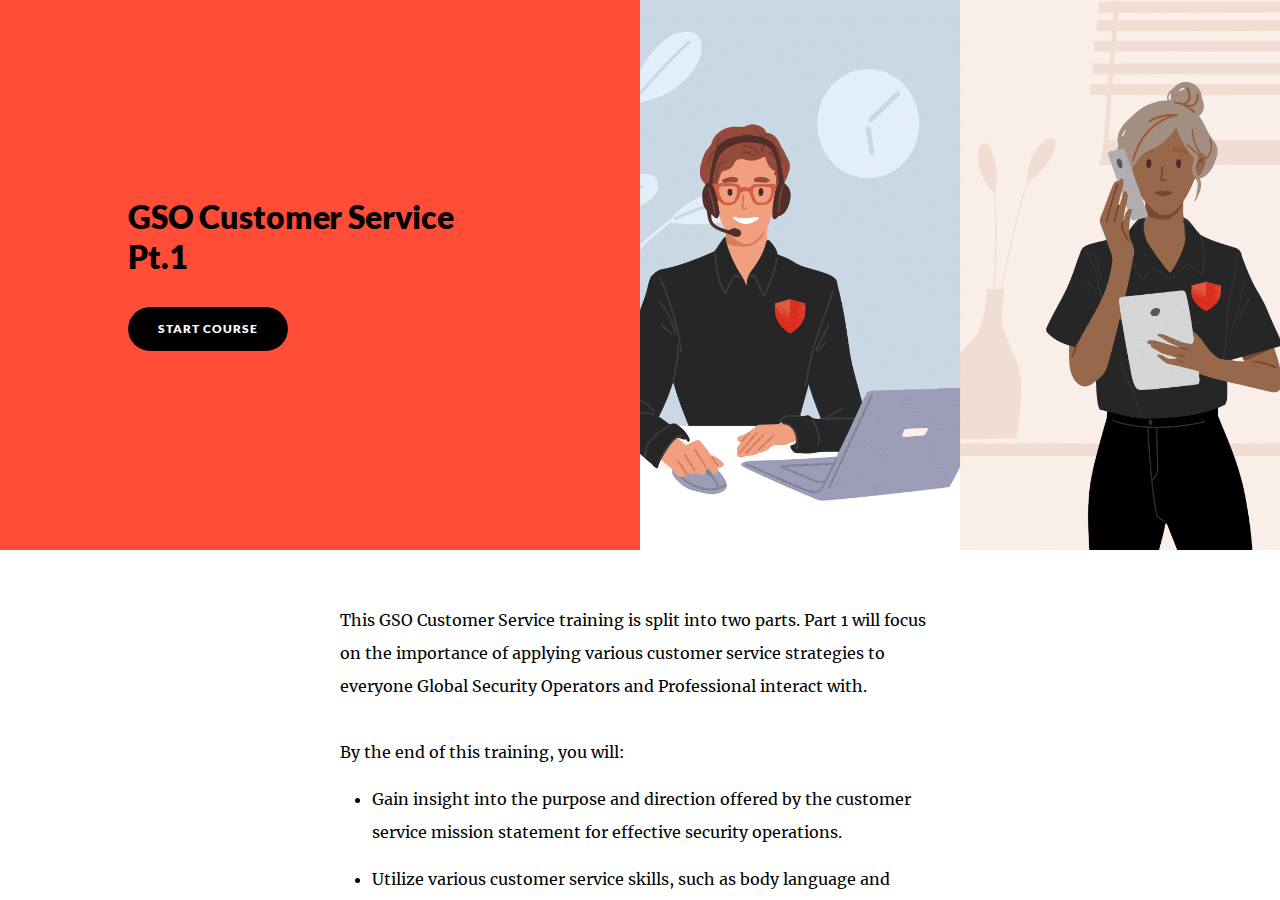
<file: index.html>
<!DOCTYPE html>
<html lang="en" class="">
  <head>
    <meta http-equiv="X-UA-Compatible" content="IE=edge,chrome=1">
    <meta name="viewport" content="width=device-width, initial-scale=1">
    <meta charset="utf-8">

    <title>GSO Customer Service Pt.1</title>

    <link type="text/css" rel="stylesheet" href="lib/icomoon.css">
    <script type="text/javascript" src="lib/player-0.0.11.min.js"></script>
    <script type="text/javascript" src="lib/lzwcompress.js"></script>

    <!-- Resize Hack -->
    <script type="text/javascript">
      window.resizeTo(screen.width, screen.height);
    </script>
    
    <!--[if lt IE 9]>
    <script src="//html5shiv.googlecode.com/svn/trunk/html5.js"></script>
    <![endif]-->

    <script id="__ENTRY__" type="application/json">
      {".js":["rise/1ccb2784.js"]}
    </script>

    <script id="__REMOTE_ENTRIES__" type="application/json">
      {"mondrian":{".js":["mondrian/entry.js"]}}
    </script>

    <script>
      (function() {
        const jsonp = {}

        function loadModule(manifest) {
          const p = []

          if (manifest['.css'] != null) {
            for (var idx = 0; idx < manifest['.css'].length; idx++) {
              p.push(new Promise((resolve, reject) => {
                var link = document.createElement('link')
                link.onload = resolve
                link.onerror = reject
                link.rel = 'stylesheet'
                link.href = 'lib/' + manifest['.css'][idx]
                document.body.appendChild(link)
              }))
            }
          }

          if (manifest['.js'] != null) {
            for (var idx = 0; idx < manifest['.js'].length; idx++) {
              p.push(new Promise((resolve, reject) => {
                var script = document.createElement('script')
                script.onload = resolve
                script.onerror = reject
                script.src = 'lib/' + manifest['.js'][idx]
                document.body.appendChild(script)
              }))
            }
          }

          return Promise.all(p)
        }

        function deserialize(str) {
          const buffer = Uint8Array.from(atob(str), c => c.charCodeAt(0))
          const json = new TextDecoder().decode(buffer)
          const result = JSON.parse(json)
          return result
        }

        function __loadEntry() {
          return loadModule(JSON.parse(document.getElementById('__ENTRY__').textContent))
        }

        function __loadRemoteEntry(name) {
          const manifest = JSON.parse(document.getElementById('__REMOTE_ENTRIES__').textContent)
          if (manifest[name] == null) throw new Error(`Missing manifest for remote entry "${name}".`)
          return loadModule(manifest[name])
        }
        
        async function __loadJsonp(id, path) {
          try {
            return await new Promise((resolve, reject) => {
              try {
                jsonp[id] = resolve
                const script = document.createElement('script')
                script.onerror = reject
                script.src = `./${path}`
                document.head.appendChild(script)
              } catch (err) {
                reject(err)
              }
            })
          } finally {
            delete jsonp[id]
          }
        }

        function __resolveJsonp(id, data) {
          const resolve = jsonp[id]
          if (typeof resolve !== 'function') {
            throw new Error(`Could not load JSONP "${id}"`)
          }
          resolve(data)
        }

        async function __fetchCourse(name) {
          name = name == null ? window.i18n.default : name
          if (!window.i18n.available.includes(name)) {
            console.warn(`Could not load locale "${name}"`)
            name = window.i18n.available[0]
          }
          const encoded = await __loadJsonp(`course:${name}`, `locales/${name}.js`)
          const courseData = deserialize(encoded)
          return courseData
        }

        window.__loadEntry = __loadEntry
        window.__loadRemoteEntry = __loadRemoteEntry
        window.__loadJsonp = __loadJsonp
        window.__resolveJsonp = __resolveJsonp
        window.__fetchCourse = __fetchCourse
      })()
    </script>
  </head>
  <body>
    <div id="app"></div>
    <script type="text/javascript">
  (function(root) {
    window.i18n = {"available":["und"],"default":"und"};
    window.partnerContent = [];

    function isExport() {
      return true;
    }

    function resolvePath(path) {
      return ('assets/').concat(path);
    }

    function resolveFontPath(font) {
      return ('lib/fonts/').concat(font.key.split('/').reverse()[0]);
    }

    function fetchAvailableLocales() {
      return window.i18n
    }

    root.Runtime = {
      fetch: window.__fetchCourse,
      fetchAvailableLocales: fetchAvailableLocales,
      isExport: isExport,
      resolvePath: resolvePath,
      resolveFontPath: resolveFontPath
    };
  }(window));
</script>

    
    <script>__loadEntry()</script>
    
  </body>
</html>
</file>
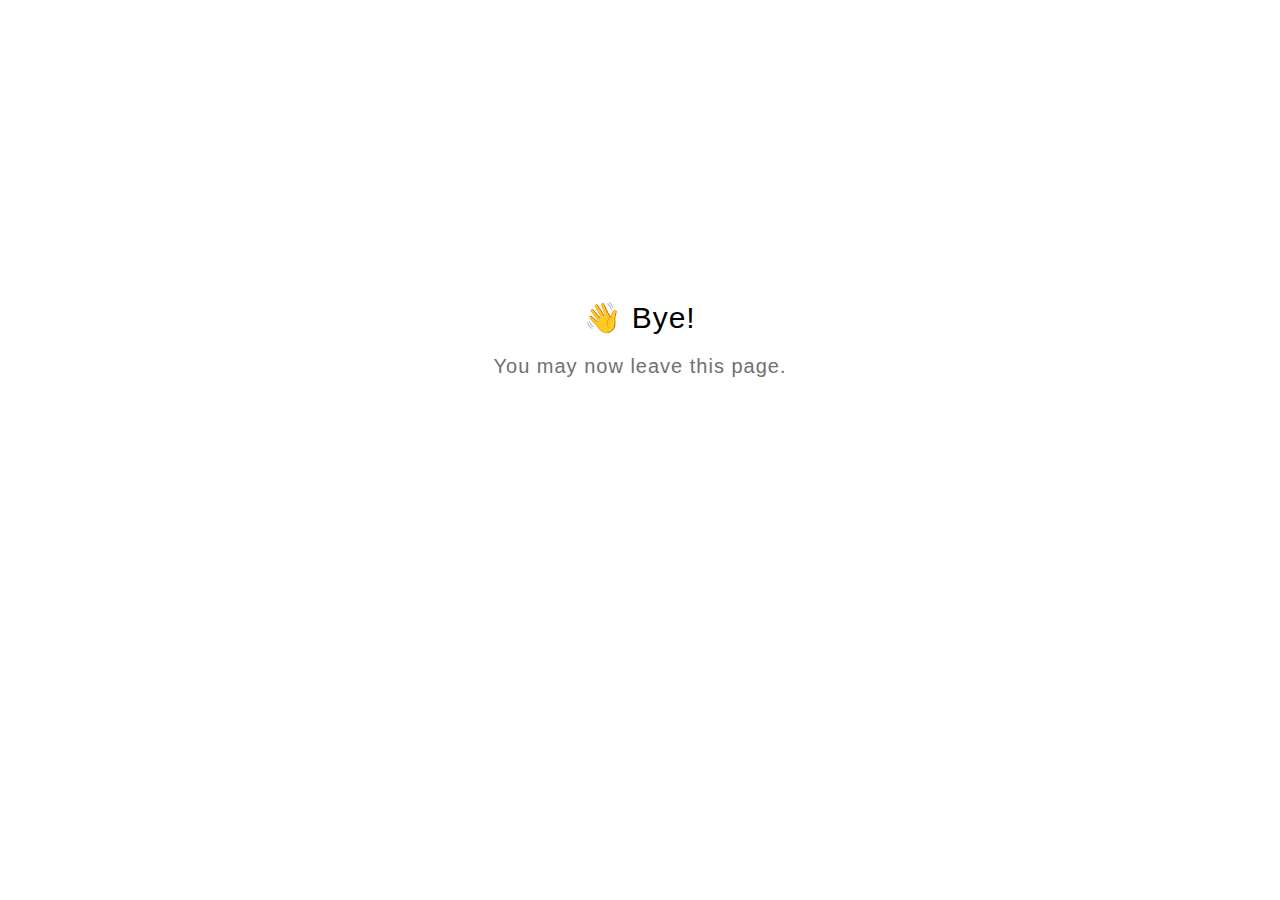
<file: goodbye.html>
<!DOCTYPE html>
<html lang="en">
  <head>
    <title>Goodbye</title>
    <meta charset="utf-8" lang="en">
    <style>
      html {
        font-size: 20px;
        font-family: 'lato', sans-serif;
        font-weight: lighter;
        letter-spacing: 0.05rem;
      }

      .goodbye-container {
        text-align: center;
        margin-top: 15rem;
      }

      .bye-message {
        font-size: 1.5rem;
      }

      .exit-text {
        color: #707070;
        margin-top: 1rem;
      }
    </style>
  </head>
  <body>
    <div class="goodbye-container">
      <div class="bye-message">👋 Bye!</div>
      <div class="exit-text">You may now leave this page.</div>
    </div>
  </body>
</html>
</file>
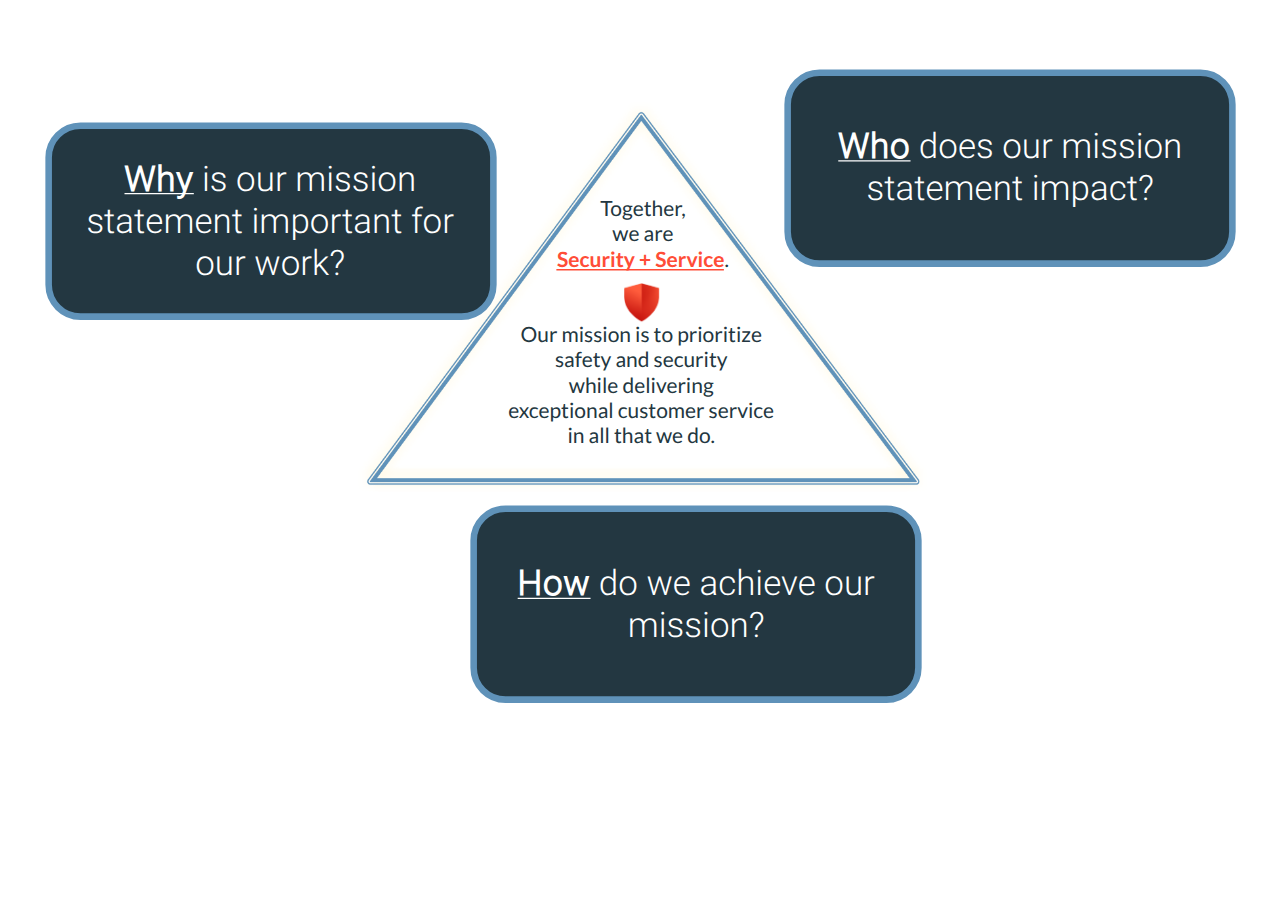
<file: assets/D9WvjhMYzYrjJb35/story.html>
﻿<!doctype html>
<html lang="en-US">
<head>
  <meta charset="utf-8">
  <!-- Created using Storyline 360 - http://www.articulate.com  -->
  <!-- version: 3.87.32265.0 -->
  <title>customer service mission</title>
  <meta http-equiv="x-ua-compatible" content="IE=edge"/>
  <meta name="viewport" content="width=device-width,initial-scale=1,user-scalable=no,shrink-to-fit=no,minimal-ui"/>
  <meta name="apple-mobile-web-app-capable" content="yes"/>
  <style>
    html, body { height: 100%; padding: 0; margin: 0 }
    #app { height: 100%; width: 100%; }
  </style>

  <script>
    window.DS = {};
    window.globals = {
      DATA_PATH_BASE: '',
      HAS_FRAME: true,
      HAS_SLIDE: true,

      lmsPresent: false,
      tinCanPresent: false,
      cmi5Present: false,
      aoSupport: false,
      scale: 'noscale',
      captureRc: false,
      browserSize: 'optimal',
      bgColor: '#FFFFFF',
      features: 'DropInBase,DropInInteractions,DropInMisc,DropInVectors,DropInVideo,LayerPresentAsDialog,MultipleQuizTracking,UpdatedThemeEditor',
      themeName: 'unified',
      preloaderColor: '#8C8C8C',
      suppressAnalytics: false,
      productChannel: 'stable',
      publishSource: 'storyline',
      aid: 'aid|22f44365-440b-4229-9c7f-50546453aed5',
      cid: '8a4abfb0-d0a5-41e2-9c7e-44f6044e05c7',
      playerVersion: '3.87.32265.0',
      publishTimestamp: '2024-06-07T19:35:40.2641731Z',
      maxIosVideoElements: 10,
      connectionSettings: { message: 'You%20are%20offline.%20Trying%20to%20reconnect...', useDarkTheme: true, mode: 'disabled' },
      hasFeature: function(feature) {
        return this.features.split(',').includes(feature);
      },
      
      parseParams: function(qs) {
        if (window.globals.parsedParams != null) {
          return window.globals.parsedParams;
        }
        qs = (qs || window.location.search.substr(1)).split('+').join(' ');
        var params = {},
            tokens,
            re = /[?&]?([^=]+)=([^&]*)/g;

        while (tokens = re.exec(qs)) {
          params[decodeURIComponent(tokens[1]).trim()] =
            decodeURIComponent(tokens[2]).trim();
        }
        window.globals.parsedParams = params;
        return params;
      }

    };
  </script>
  <script>
    var isIe11 = ('ActiveXObject' in window || window.MSBlobBuilder != null)
      && window.msCrypto != null && !window.ActiveXObject;
    if (isIe11) {
      window.globals.unsupportedBrowser = true;
      document.write(atob('[base64]'));
    }
  </script>

  <script>
    if (window.globals.hasFeature('MultiLanguageSupport')) {
      
      
    }
  </script>

  
  <script>window.THREE = { };</script>
  
<meta name="robots" content="noindex, nofollow"></head>
<body style="background: #FFFFFF" class="cs-HTML theme-unified">
<script src="player-interface.js"></script>
  <script>!function(){var e,i=/iPhone/i,o=/iPod/i,n=/iPad/i,t=/\biOS-universal(?:.+)Mac\b/i,r=/\bAndroid(?:.+)Mobile\b/i,a=/Android/i,d=/(?:SD4930UR|\bSilk(?:.+)Mobile\b)/i,p=/Silk/i,l=/Windows Phone/i,u=/\bWindows(?:.+)ARM\b/i,b=/BlackBerry/i,s=/BB10/i,c=/Opera Mini/i,f=/\b(CriOS|Chrome)(?:.+)Mobile/i,h=/Mobile(?:.+)Firefox\b/i,v=function(e){return void 0!==e&&"MacIntel"===e.platform&&"number"==typeof e.maxTouchPoints&&e.maxTouchPoints>1&&"undefined"==typeof MSStream};e=function(e){var m={userAgent:"",platform:"",maxTouchPoints:0};e||"undefined"==typeof navigator?"string"==typeof e?m.userAgent=e:e&&e.userAgent&&(m={userAgent:e.userAgent,platform:e.platform,maxTouchPoints:e.maxTouchPoints||0}):m={userAgent:navigator.userAgent,platform:navigator.platform,maxTouchPoints:navigator.maxTouchPoints||0};var g=m.userAgent,y=g.split("[FBAN");void 0!==y[1]&&(g=y[0]),void 0!==(y=g.split("Twitter"))[1]&&(g=y[0]);var A=function(e){return function(i){return i.test(e)}}(g),w={apple:{phone:A(i)&&!A(l),ipod:A(o),tablet:!A(i)&&(A(n)||v(m))&&!A(l),universal:A(t),device:(A(i)||A(o)||A(n)||A(t)||v(m))&&!A(l)},amazon:{phone:A(d),tablet:!A(d)&&A(p),device:A(d)||A(p)},android:{phone:!A(l)&&A(d)||!A(l)&&A(r),tablet:!A(l)&&!A(d)&&!A(r)&&(A(p)||A(a)),device:!A(l)&&(A(d)||A(p)||A(r)||A(a))||A(/\bokhttp\b/i)},windows:{phone:A(l),tablet:A(u),device:A(l)||A(u)},other:{blackberry:A(b),blackberry10:A(s),opera:A(c),firefox:A(h),chrome:A(f),device:A(b)||A(s)||A(c)||A(h)||A(f)},any:!1,phone:!1,tablet:!1};return w.any=w.apple.device||w.android.device||w.windows.device||w.other.device,w.phone=w.apple.phone||w.android.phone||w.windows.phone,w.tablet=w.apple.tablet||w.android.tablet||w.windows.tablet,w}(),"object"==typeof exports&&"undefined"!=typeof module?module.exports=e:"function"==typeof define&&define.amd?define((function(){return e})):this.isMobile=e}();
    window.isMobile.apple.tablet = window.isMobile.apple.tablet ||
      (navigator.platform === 'MacIntel' && navigator.maxTouchPoints > 1);
    window.isMobile.apple.device = window.isMobile.apple.device || window.isMobile.apple.tablet;
    window.isMobile.tablet = window.isMobile.tablet || window.isMobile.apple.tablet;
    window.isMobile.any = window.isMobile.any || window.isMobile.apple.tablet;
  </script>

  <div id="focus-sink" tabindex="-1"></div>

  <div id="preso"></div>
  <script>
    (function() {

      var classTypes = [ 'desktop', 'mobile', 'phone', 'tablet' ];

      var addDeviceClasses = function(prefix, testObj) {
        var curr, i;
        for (i = 0; i < classTypes.length; i++) {
          curr = classTypes[i];
          if (testObj[curr]) {
            document.body.classList.add(prefix + curr);
          }
        }
      };

      var params = window.globals.parseParams(),
          isDevicePreview = params.devicepreview === '1',
          isPhoneOverride = params.deviceType === 'phone' || (isDevicePreview && params.phone == '1'),
          isTabletOverride = (params.deviceType === 'tablet' || isDevicePreview) && !isPhoneOverride,
          isMobileOverride = isPhoneOverride || isTabletOverride;

      var deviceView = {
        desktop: !window.isMobile.any && !isMobileOverride,
        mobile: window.isMobile.any || isMobileOverride,
        phone: isPhoneOverride || (window.isMobile.phone && !isTabletOverride),
        tablet: isTabletOverride || window.isMobile.tablet
      };

      window.globals.deviceView = deviceView;
      window.isMobile.desktop = !window.isMobile.any;
      window.isMobile.mobile = window.isMobile.any;

      addDeviceClasses('view-', deviceView);

    })();
  </script>
  
  <script src='story_content/triggers.js' type=text/javascript></script>
<script src='story_content/user.js' type=text/javascript></script>
  <div class="slide-loader"></div>

  <script>
    var doc = document, loader = doc.body.querySelector('.slide-loader'); [ 1, 2, 3 ].forEach(function(n) { var d = doc.createElement('div'); d.style.backgroundColor = window.globals.preloaderColor; d.classList.add('mobile-loader-dot'); d.classList.add('dot' + n); loader.appendChild(d); });
  </script>

  <div class="mobile-load-title-overlay" style="display: none">
    <div class="mobile-load-title">customer service mission</div>
  </div>

  <div class="mobile-chrome-warning"></div>

  
<style>
  .warn-connection-dialog {
    display: none;
    background: transparent;
    pointer-events: all;
    position: fixed;
    left: 0;
    top: 0;
    width: 100%;
    height: 100%;
    z-index: 999;
  }

  .warn-connection-content {
    pointer-events: all;
    border-radius: 4px;
    background: white;
    border: 1px solid #E7E7E7;
    color: #333333;
    box-shadow: 0 2px 4px rgba(0, 0, 0, 0.25);
    transition: all 150ms ease-out;
    position: absolute;
    white-space: nowrap;
  }

  .view-phone.is-landscape .warn-connection-content {
    left: 23px;
    bottom: 23px;
  }

  .view-tablet.is-landscape .warn-connection-content {
    left: 50%;
    top: 20px;
    transform: translateX(-50%);
  }

  .view-mobile.is-portrait .warn-connection-content {
    transform: translate(-50%, calc(-100% - 15px));
  }

  .warn-connection-content p {
    display: inline-block;
    margin: 0 8px 0 0;
    line-height: 33px;
    font-size: 11px;
  }

  .warn-connection-content svg {
    position: relative;
    vertical-align: middle;
    margin: 0 2px 2px 8px;
  }

  .view-desktop .warn-connection-content {
    left: 1.5em;
    bottom: 1.5em;
  }

  .view-desktop .warn-connection-content p {
    font-size: 1.1em;
  }

  .is-offline .warn-connection-dialog {
    display: block;
  }

  .is-offline .cs-panel * {
    pointer-events: none !important;
  }

  .is-offline .cs-panel {
    pointer-events: all !important;
  }

  .is-offline #nav-controls * {
    pointer-events: none !important;
  }

  .is-offline #nav-controls {
    pointer-events: all !important;
  }
</style>

<div class="warn-connection-dialog" role="alertdialog" aria-modal="true" tabindex="0" aria-labelledby="warn-connection-message">
  <div class="warn-connection-content">
    <svg width="17" height="15" viewBox="0 0 17 15" xmlns="http://www.w3.org/2000/svg">
      <path fill="#8F0000" stroke="white" d="M16.07,12.98 L15.88,12.23 L9.51,1.21 C8.97,0.26,7.6,0.26,7.06,1.21 L0.69,12.23 C0.15,13.16,0.81,14.36,1.91,14.36 H14.65 C15.47,14.36,16.05,13.7,16.07,12.98 Z"/>
      <path fill="white" stroke="white" d="M8.58,5.5 C8.35,5.28,8.5,5.35,8.21,5.32 C8.09,5.35,7.97,5.49,7.96,5.67 C7.97,5.79,7.98,5.92,7.98,6.04 L7.98,6.04 C7.99,6.17,8,6.31,8.01,6.43 L8.01,6.44 C8.03,6.92,8.06,7.41,8.09,7.9 L8.09,7.9 C8.12,8.39,8.14,8.88,8.17,9.37 C8.17,9.39,8.18,9.42,8.2,9.44 C8.23,9.46,8.25,9.47,8.28,9.47 C8.31,9.47,8.34,9.46,8.35,9.44 C8.37,9.43,8.38,9.4,8.39,9.35 L8.39,9.34 C8.39,9.24,8.4,9.15,8.4,9.05 L8.4,9.05 C8.41,8.96,8.41,8.86,8.42,8.75 C8.43,8.44,8.45,8.12,8.47,7.81 L8.47,7.81 C8.49,7.49,8.51,7.18,8.53,6.87 C8.55,6.46,8.56,6.05,8.59,5.64 L8.6,5.62 C8.6,5.57,8.59,5.53,8.58,5.5 L8.21,5.32 Z"/>
      <circle fill="white" stroke="white" cx="8.3" cy="11.35" r="0.3"/>
    </svg>
    <p id="warn-connection-message">You are offline. Trying to reconnect...</p>
  </div>
</div>

<script>
  (function() {
    window.DS.connection = {
      warningShown: false,
      assets: {},
      loadingAssetGroup: false,
      retryDelay: 500
    };

    var connectionSettings = window.globals.connectionSettings || {};

    var useConnectionMessages = window.AbortController != null &&
      window.location.protocol != 'file:' &&
      connectionSettings.mode === 'normal';

    window.DS.connection.useConnectionMessages = useConnectionMessages;

    var assetCount = 0;
    var checkLoadedId;


    if (useConnectionMessages && connectionSettings != null) {
      var contentEl = document.querySelector('.warn-connection-content');
      var messageEl = contentEl.querySelector('p');

      if (connectionSettings.useDarkTheme) {
        contentEl.style.borderColor = '#BABBBA';
        contentEl.style.backgroundColor = '#282828';
        contentEl.style.color = '#FFFFFF';
      }

      if (connectionSettings.message != null) {
        messageEl.textContent = window.decodeURIComponent(connectionSettings.message);
      }
    }

    function checkAssetsReady() {
      for (var i in DS.connection.assets) {
        if (!DS.connection.assets[i].success) {
          return false;
        }
      }
      return true;
    }

    function stopAssetGroup() {
      if (!useConnectionMessages) { return; }

      assetCount = 0;

      DS.connection.oldAssetGroup = DS.connection.assets;
      DS.connection.assets = {};
      DS.connection.loadingAssetGroup = false;
      clearInterval(checkLoadedId);
    }

    function startAssetGroup() {
      if (!useConnectionMessages) { return; }
      var ticks = 0;
      clearInterval(checkLoadedId);
      checkLoadedId = setInterval(function() {
        var loaded = 0;
        if (assetCount === 0 && loaded === 0) {
          clearInterval(checkLoadedId);
          return;
        }

        for (var i in DS.connection.assets) {
          if (DS.connection.assets[i].success) {
            loaded++;
          }
        }

        if (assetCount === loaded && checkAssetsReady()) {
          for (var i in DS.connection.assets) {
            if (DS.connection.assets[i].action) {
              DS.connection.assets[i].action();
            }
          }
          hideWarning();
          stopAssetGroup();
        }
      }, 100)
    }

    function requiredAsset(url, action, retry, type) {
      if (!useConnectionMessages) { return; }
      if (DS.connection.assets[url]) { return; }

      DS.connection.assets[url] = {
        success: false, action: action, retry: retry, type: type
      };
      assetCount = Object.keys(DS.connection.assets).length;
      if (!DS.connection.loadingAssetGroup) {
        startAssetGroup();
      }
      DS.connection.loadingAssetGroup = true;
    }

    function assetLoaded(url) {
      if (!useConnectionMessages) { return; }
      if (DS.connection.assets[url]) {
        DS.connection.assets[url].success = true;
      }
    }

    function assetFailed(url) {
      if (!useConnectionMessages) { return; }
      if (!DS.connection.assets[url]) {
        if (/\.js$/.test(url) && url.indexOf('transcripts') === -1) {
          setTimeout(function() {
            if (DS.connection.lastSlideLoaded != null) {
              DS.connection.lastSlideLoaded();
            }
          }, DS.connection.retryDelay);
        }
        return;
      }
      if (!DS.connection.warningShown) { showWarning(); }
      if (DS.connection.assets[url].retry) {
        setTimeout(function() {
          if (!DS.connection.assets[url].success) {
            DS.connection.assets[url].retry()
          }
        }, DS.connection.retryDelay);
      }
    }

    function hideWarning() {
      document.body.classList.remove('is-offline');
      DS.connection.warningShown = false;
      enableKeys();
    }
    DS.connection.hideWarning = hideWarning

    function showWarning(btn) {
      document.body.classList.add('is-offline')
      DS.connection.warningShown = true;
      updateWarningPosition();
      disableKeys();
    }

    function updateWarningPosition() {
      if (!DS.connection.warningShown) {
        return;
      }

      var isPortrait = document.body.classList.contains('is-portrait');
      var isMobile = document.body.classList.contains('view-mobile');
      var warningEl = document.querySelector('.warn-connection-content');

      if (isPortrait && isMobile) {
        var slide = document.querySelector('.primary-slide');
        var slideRect = slide != null
          ? slide.getBoundingClientRect()
          : { top: window.innerHeight, left: 0, width: window.innerWidth };

        warningEl.style.top = `${slideRect.top}px`
        warningEl.style.left = `${slideRect.left + slideRect.width / 2}px`
      } else {
        warningEl.style.top = null;
        warningEl.style.left = null;
      }

      window.requestAnimationFrame(updateWarningPosition);
    }

    function onDisableKeyDown(e) {
      e.preventDefault();
      e.stopImmediatePropagation();
    }

    function onDisableKeyUp(e) {
      e.preventDefault();
      e.stopImmediatePropagation();
    }

    var accStyle = document.createElement('style');
    var warnDialogEl = document.querySelector('.warn-connection-dialog');

    function disableKeys() {
      if (DS.views && DS.views.nsStack && DS.views.nsStack.length === 1) {
        DS.views.nsStack[0].tabReachable = false
        DS.views.nsStack[0].updateTabIndex(true, true);
      }

      accStyle.innerHTML = '.acc-shadow-dom { display: none; }';
      document.body.appendChild(accStyle);

      warnDialogEl.parentNode.append(warnDialogEl);
      warnDialogEl.focus();
    }

    function enableKeys() {
      accStyle.remove();
      if (DS.views && DS.views.nsStack && DS.views.nsStack.length === 1 && DS.views.nsStack[0].name === '_frame') {
        DS.views.nsStack[0].tabReachable = true;
        DS.views.nsStack[0].updateTabIndex();
      }
    }

    // these will all be noops if the feature flag isn't set in
    // the data and `window.globals.features`
    DS.connection.requiredAsset = requiredAsset;
    DS.connection.assetLoaded = assetLoaded;
    DS.connection.assetFailed = assetFailed;
    DS.connection.stopAssetGroup = stopAssetGroup;
    DS.connection.startAssetGroup = startAssetGroup;
  })();
</script>


  <script>
    
    if (window.autoSpider && window.vInterfaceObject) {
      document.querySelector('.mobile-load-title-overlay').style.display = 'none';
    }
  </script>

  

  <link rel="stylesheet" href="html5/data/css/output.min.css" data-noprefix/>
</body>
<script src="html5/lib/scripts/bootstrapper.min.js"></script>
</html>
</file>
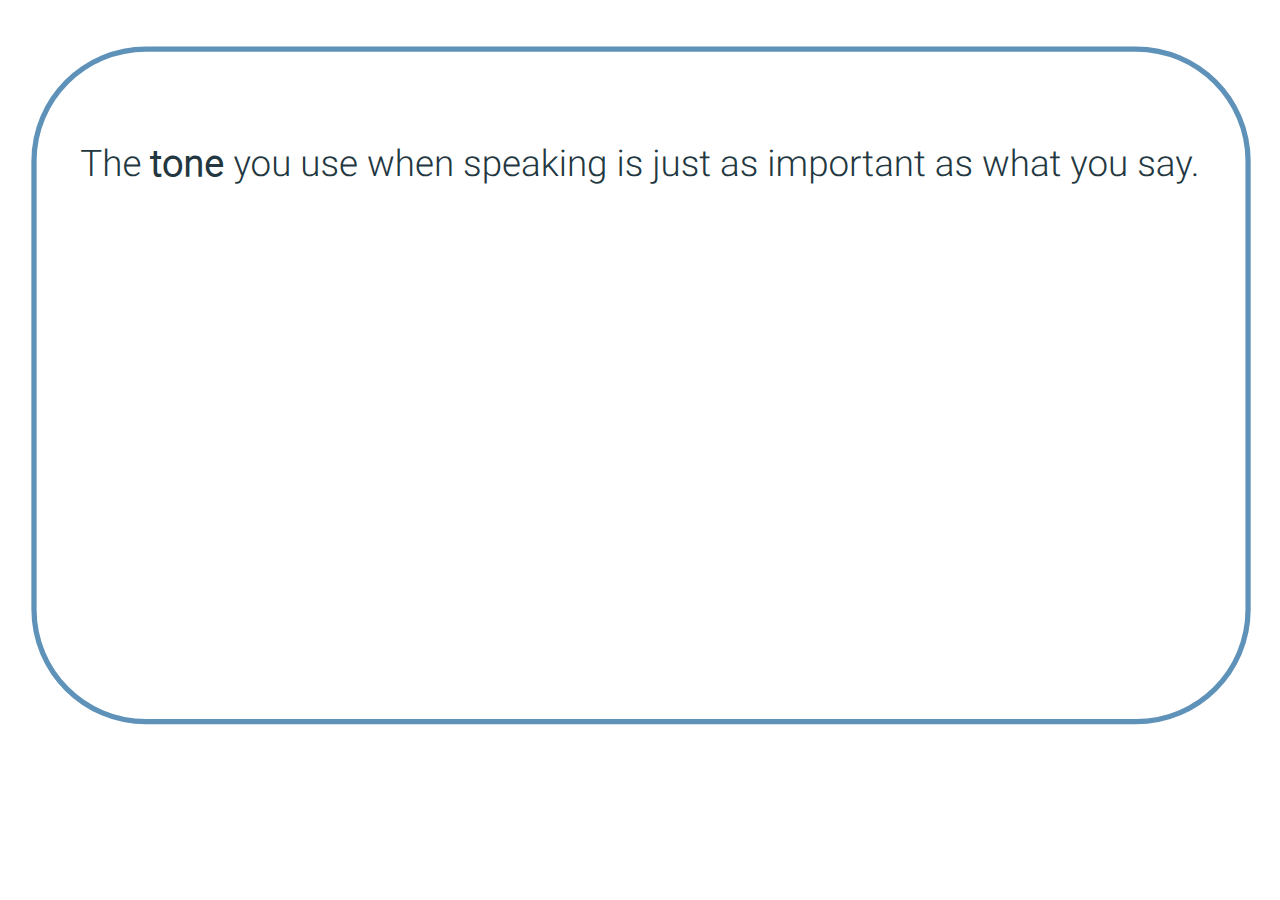
<file: assets/NnBYdXM9Z3s7gAFX/story.html>
﻿<!doctype html>
<html lang="en-US">
<head>
  <meta charset="utf-8">
  <!-- Created using Storyline 360 - http://www.articulate.com  -->
  <!-- version: 3.87.32265.0 -->
  <title>customer service mission</title>
  <meta http-equiv="x-ua-compatible" content="IE=edge"/>
  <meta name="viewport" content="width=device-width,initial-scale=1,user-scalable=no,shrink-to-fit=no,minimal-ui"/>
  <meta name="apple-mobile-web-app-capable" content="yes"/>
  <style>
    html, body { height: 100%; padding: 0; margin: 0 }
    #app { height: 100%; width: 100%; }
  </style>

  <script>
    window.DS = {};
    window.globals = {
      DATA_PATH_BASE: '',
      HAS_FRAME: true,
      HAS_SLIDE: true,

      lmsPresent: false,
      tinCanPresent: false,
      cmi5Present: false,
      aoSupport: false,
      scale: 'noscale',
      captureRc: false,
      browserSize: 'optimal',
      bgColor: '#FFFFFF',
      features: 'DropInBase,DropInInteractions,DropInMisc,DropInVectors,DropInVideo,LayerPresentAsDialog,MultipleQuizTracking,UpdatedThemeEditor',
      themeName: 'unified',
      preloaderColor: '#8C8C8C',
      suppressAnalytics: false,
      productChannel: 'stable',
      publishSource: 'storyline',
      aid: 'aid|22f44365-440b-4229-9c7f-50546453aed5',
      cid: '8a4abfb0-d0a5-41e2-9c7e-44f6044e05c7',
      playerVersion: '3.87.32265.0',
      publishTimestamp: '2024-06-05T19:16:59.4682959Z',
      maxIosVideoElements: 10,
      connectionSettings: { message: 'You%20are%20offline.%20Trying%20to%20reconnect...', useDarkTheme: true, mode: 'disabled' },
      hasFeature: function(feature) {
        return this.features.split(',').includes(feature);
      },
      
      parseParams: function(qs) {
        if (window.globals.parsedParams != null) {
          return window.globals.parsedParams;
        }
        qs = (qs || window.location.search.substr(1)).split('+').join(' ');
        var params = {},
            tokens,
            re = /[?&]?([^=]+)=([^&]*)/g;

        while (tokens = re.exec(qs)) {
          params[decodeURIComponent(tokens[1]).trim()] =
            decodeURIComponent(tokens[2]).trim();
        }
        window.globals.parsedParams = params;
        return params;
      }

    };
  </script>
  <script>
    var isIe11 = ('ActiveXObject' in window || window.MSBlobBuilder != null)
      && window.msCrypto != null && !window.ActiveXObject;
    if (isIe11) {
      window.globals.unsupportedBrowser = true;
      document.write(atob('[base64]'));
    }
  </script>

  <script>
    if (window.globals.hasFeature('MultiLanguageSupport')) {
      
      
    }
  </script>

  
  <script>window.THREE = { };</script>
  
<meta name="robots" content="noindex, nofollow"></head>
<body style="background: #FFFFFF" class="cs-HTML theme-unified">
<script src="player-interface.js"></script>
  <script>!function(){var e,i=/iPhone/i,o=/iPod/i,n=/iPad/i,t=/\biOS-universal(?:.+)Mac\b/i,r=/\bAndroid(?:.+)Mobile\b/i,a=/Android/i,d=/(?:SD4930UR|\bSilk(?:.+)Mobile\b)/i,p=/Silk/i,l=/Windows Phone/i,u=/\bWindows(?:.+)ARM\b/i,b=/BlackBerry/i,s=/BB10/i,c=/Opera Mini/i,f=/\b(CriOS|Chrome)(?:.+)Mobile/i,h=/Mobile(?:.+)Firefox\b/i,v=function(e){return void 0!==e&&"MacIntel"===e.platform&&"number"==typeof e.maxTouchPoints&&e.maxTouchPoints>1&&"undefined"==typeof MSStream};e=function(e){var m={userAgent:"",platform:"",maxTouchPoints:0};e||"undefined"==typeof navigator?"string"==typeof e?m.userAgent=e:e&&e.userAgent&&(m={userAgent:e.userAgent,platform:e.platform,maxTouchPoints:e.maxTouchPoints||0}):m={userAgent:navigator.userAgent,platform:navigator.platform,maxTouchPoints:navigator.maxTouchPoints||0};var g=m.userAgent,y=g.split("[FBAN");void 0!==y[1]&&(g=y[0]),void 0!==(y=g.split("Twitter"))[1]&&(g=y[0]);var A=function(e){return function(i){return i.test(e)}}(g),w={apple:{phone:A(i)&&!A(l),ipod:A(o),tablet:!A(i)&&(A(n)||v(m))&&!A(l),universal:A(t),device:(A(i)||A(o)||A(n)||A(t)||v(m))&&!A(l)},amazon:{phone:A(d),tablet:!A(d)&&A(p),device:A(d)||A(p)},android:{phone:!A(l)&&A(d)||!A(l)&&A(r),tablet:!A(l)&&!A(d)&&!A(r)&&(A(p)||A(a)),device:!A(l)&&(A(d)||A(p)||A(r)||A(a))||A(/\bokhttp\b/i)},windows:{phone:A(l),tablet:A(u),device:A(l)||A(u)},other:{blackberry:A(b),blackberry10:A(s),opera:A(c),firefox:A(h),chrome:A(f),device:A(b)||A(s)||A(c)||A(h)||A(f)},any:!1,phone:!1,tablet:!1};return w.any=w.apple.device||w.android.device||w.windows.device||w.other.device,w.phone=w.apple.phone||w.android.phone||w.windows.phone,w.tablet=w.apple.tablet||w.android.tablet||w.windows.tablet,w}(),"object"==typeof exports&&"undefined"!=typeof module?module.exports=e:"function"==typeof define&&define.amd?define((function(){return e})):this.isMobile=e}();
    window.isMobile.apple.tablet = window.isMobile.apple.tablet ||
      (navigator.platform === 'MacIntel' && navigator.maxTouchPoints > 1);
    window.isMobile.apple.device = window.isMobile.apple.device || window.isMobile.apple.tablet;
    window.isMobile.tablet = window.isMobile.tablet || window.isMobile.apple.tablet;
    window.isMobile.any = window.isMobile.any || window.isMobile.apple.tablet;
  </script>

  <div id="focus-sink" tabindex="-1"></div>

  <div id="preso"></div>
  <script>
    (function() {

      var classTypes = [ 'desktop', 'mobile', 'phone', 'tablet' ];

      var addDeviceClasses = function(prefix, testObj) {
        var curr, i;
        for (i = 0; i < classTypes.length; i++) {
          curr = classTypes[i];
          if (testObj[curr]) {
            document.body.classList.add(prefix + curr);
          }
        }
      };

      var params = window.globals.parseParams(),
          isDevicePreview = params.devicepreview === '1',
          isPhoneOverride = params.deviceType === 'phone' || (isDevicePreview && params.phone == '1'),
          isTabletOverride = (params.deviceType === 'tablet' || isDevicePreview) && !isPhoneOverride,
          isMobileOverride = isPhoneOverride || isTabletOverride;

      var deviceView = {
        desktop: !window.isMobile.any && !isMobileOverride,
        mobile: window.isMobile.any || isMobileOverride,
        phone: isPhoneOverride || (window.isMobile.phone && !isTabletOverride),
        tablet: isTabletOverride || window.isMobile.tablet
      };

      window.globals.deviceView = deviceView;
      window.isMobile.desktop = !window.isMobile.any;
      window.isMobile.mobile = window.isMobile.any;

      addDeviceClasses('view-', deviceView);

    })();
  </script>
  
  <script src='story_content/triggers.js' type=text/javascript></script>
<script src='story_content/user.js' type=text/javascript></script>
  <div class="slide-loader"></div>

  <script>
    var doc = document, loader = doc.body.querySelector('.slide-loader'); [ 1, 2, 3 ].forEach(function(n) { var d = doc.createElement('div'); d.style.backgroundColor = window.globals.preloaderColor; d.classList.add('mobile-loader-dot'); d.classList.add('dot' + n); loader.appendChild(d); });
  </script>

  <div class="mobile-load-title-overlay" style="display: none">
    <div class="mobile-load-title">customer service mission</div>
  </div>

  <div class="mobile-chrome-warning"></div>

  
<style>
  .warn-connection-dialog {
    display: none;
    background: transparent;
    pointer-events: all;
    position: fixed;
    left: 0;
    top: 0;
    width: 100%;
    height: 100%;
    z-index: 999;
  }

  .warn-connection-content {
    pointer-events: all;
    border-radius: 4px;
    background: white;
    border: 1px solid #E7E7E7;
    color: #333333;
    box-shadow: 0 2px 4px rgba(0, 0, 0, 0.25);
    transition: all 150ms ease-out;
    position: absolute;
    white-space: nowrap;
  }

  .view-phone.is-landscape .warn-connection-content {
    left: 23px;
    bottom: 23px;
  }

  .view-tablet.is-landscape .warn-connection-content {
    left: 50%;
    top: 20px;
    transform: translateX(-50%);
  }

  .view-mobile.is-portrait .warn-connection-content {
    transform: translate(-50%, calc(-100% - 15px));
  }

  .warn-connection-content p {
    display: inline-block;
    margin: 0 8px 0 0;
    line-height: 33px;
    font-size: 11px;
  }

  .warn-connection-content svg {
    position: relative;
    vertical-align: middle;
    margin: 0 2px 2px 8px;
  }

  .view-desktop .warn-connection-content {
    left: 1.5em;
    bottom: 1.5em;
  }

  .view-desktop .warn-connection-content p {
    font-size: 1.1em;
  }

  .is-offline .warn-connection-dialog {
    display: block;
  }

  .is-offline .cs-panel * {
    pointer-events: none !important;
  }

  .is-offline .cs-panel {
    pointer-events: all !important;
  }

  .is-offline #nav-controls * {
    pointer-events: none !important;
  }

  .is-offline #nav-controls {
    pointer-events: all !important;
  }
</style>

<div class="warn-connection-dialog" role="alertdialog" aria-modal="true" tabindex="0" aria-labelledby="warn-connection-message">
  <div class="warn-connection-content">
    <svg width="17" height="15" viewBox="0 0 17 15" xmlns="http://www.w3.org/2000/svg">
      <path fill="#8F0000" stroke="white" d="M16.07,12.98 L15.88,12.23 L9.51,1.21 C8.97,0.26,7.6,0.26,7.06,1.21 L0.69,12.23 C0.15,13.16,0.81,14.36,1.91,14.36 H14.65 C15.47,14.36,16.05,13.7,16.07,12.98 Z"/>
      <path fill="white" stroke="white" d="M8.58,5.5 C8.35,5.28,8.5,5.35,8.21,5.32 C8.09,5.35,7.97,5.49,7.96,5.67 C7.97,5.79,7.98,5.92,7.98,6.04 L7.98,6.04 C7.99,6.17,8,6.31,8.01,6.43 L8.01,6.44 C8.03,6.92,8.06,7.41,8.09,7.9 L8.09,7.9 C8.12,8.39,8.14,8.88,8.17,9.37 C8.17,9.39,8.18,9.42,8.2,9.44 C8.23,9.46,8.25,9.47,8.28,9.47 C8.31,9.47,8.34,9.46,8.35,9.44 C8.37,9.43,8.38,9.4,8.39,9.35 L8.39,9.34 C8.39,9.24,8.4,9.15,8.4,9.05 L8.4,9.05 C8.41,8.96,8.41,8.86,8.42,8.75 C8.43,8.44,8.45,8.12,8.47,7.81 L8.47,7.81 C8.49,7.49,8.51,7.18,8.53,6.87 C8.55,6.46,8.56,6.05,8.59,5.64 L8.6,5.62 C8.6,5.57,8.59,5.53,8.58,5.5 L8.21,5.32 Z"/>
      <circle fill="white" stroke="white" cx="8.3" cy="11.35" r="0.3"/>
    </svg>
    <p id="warn-connection-message">You are offline. Trying to reconnect...</p>
  </div>
</div>

<script>
  (function() {
    window.DS.connection = {
      warningShown: false,
      assets: {},
      loadingAssetGroup: false,
      retryDelay: 500
    };

    var connectionSettings = window.globals.connectionSettings || {};

    var useConnectionMessages = window.AbortController != null &&
      window.location.protocol != 'file:' &&
      connectionSettings.mode === 'normal';

    window.DS.connection.useConnectionMessages = useConnectionMessages;

    var assetCount = 0;
    var checkLoadedId;


    if (useConnectionMessages && connectionSettings != null) {
      var contentEl = document.querySelector('.warn-connection-content');
      var messageEl = contentEl.querySelector('p');

      if (connectionSettings.useDarkTheme) {
        contentEl.style.borderColor = '#BABBBA';
        contentEl.style.backgroundColor = '#282828';
        contentEl.style.color = '#FFFFFF';
      }

      if (connectionSettings.message != null) {
        messageEl.textContent = window.decodeURIComponent(connectionSettings.message);
      }
    }

    function checkAssetsReady() {
      for (var i in DS.connection.assets) {
        if (!DS.connection.assets[i].success) {
          return false;
        }
      }
      return true;
    }

    function stopAssetGroup() {
      if (!useConnectionMessages) { return; }

      assetCount = 0;

      DS.connection.oldAssetGroup = DS.connection.assets;
      DS.connection.assets = {};
      DS.connection.loadingAssetGroup = false;
      clearInterval(checkLoadedId);
    }

    function startAssetGroup() {
      if (!useConnectionMessages) { return; }
      var ticks = 0;
      clearInterval(checkLoadedId);
      checkLoadedId = setInterval(function() {
        var loaded = 0;
        if (assetCount === 0 && loaded === 0) {
          clearInterval(checkLoadedId);
          return;
        }

        for (var i in DS.connection.assets) {
          if (DS.connection.assets[i].success) {
            loaded++;
          }
        }

        if (assetCount === loaded && checkAssetsReady()) {
          for (var i in DS.connection.assets) {
            if (DS.connection.assets[i].action) {
              DS.connection.assets[i].action();
            }
          }
          hideWarning();
          stopAssetGroup();
        }
      }, 100)
    }

    function requiredAsset(url, action, retry, type) {
      if (!useConnectionMessages) { return; }
      if (DS.connection.assets[url]) { return; }

      DS.connection.assets[url] = {
        success: false, action: action, retry: retry, type: type
      };
      assetCount = Object.keys(DS.connection.assets).length;
      if (!DS.connection.loadingAssetGroup) {
        startAssetGroup();
      }
      DS.connection.loadingAssetGroup = true;
    }

    function assetLoaded(url) {
      if (!useConnectionMessages) { return; }
      if (DS.connection.assets[url]) {
        DS.connection.assets[url].success = true;
      }
    }

    function assetFailed(url) {
      if (!useConnectionMessages) { return; }
      if (!DS.connection.assets[url]) {
        if (/\.js$/.test(url) && url.indexOf('transcripts') === -1) {
          setTimeout(function() {
            if (DS.connection.lastSlideLoaded != null) {
              DS.connection.lastSlideLoaded();
            }
          }, DS.connection.retryDelay);
        }
        return;
      }
      if (!DS.connection.warningShown) { showWarning(); }
      if (DS.connection.assets[url].retry) {
        setTimeout(function() {
          if (!DS.connection.assets[url].success) {
            DS.connection.assets[url].retry()
          }
        }, DS.connection.retryDelay);
      }
    }

    function hideWarning() {
      document.body.classList.remove('is-offline');
      DS.connection.warningShown = false;
      enableKeys();
    }
    DS.connection.hideWarning = hideWarning

    function showWarning(btn) {
      document.body.classList.add('is-offline')
      DS.connection.warningShown = true;
      updateWarningPosition();
      disableKeys();
    }

    function updateWarningPosition() {
      if (!DS.connection.warningShown) {
        return;
      }

      var isPortrait = document.body.classList.contains('is-portrait');
      var isMobile = document.body.classList.contains('view-mobile');
      var warningEl = document.querySelector('.warn-connection-content');

      if (isPortrait && isMobile) {
        var slide = document.querySelector('.primary-slide');
        var slideRect = slide != null
          ? slide.getBoundingClientRect()
          : { top: window.innerHeight, left: 0, width: window.innerWidth };

        warningEl.style.top = `${slideRect.top}px`
        warningEl.style.left = `${slideRect.left + slideRect.width / 2}px`
      } else {
        warningEl.style.top = null;
        warningEl.style.left = null;
      }

      window.requestAnimationFrame(updateWarningPosition);
    }

    function onDisableKeyDown(e) {
      e.preventDefault();
      e.stopImmediatePropagation();
    }

    function onDisableKeyUp(e) {
      e.preventDefault();
      e.stopImmediatePropagation();
    }

    var accStyle = document.createElement('style');
    var warnDialogEl = document.querySelector('.warn-connection-dialog');

    function disableKeys() {
      if (DS.views && DS.views.nsStack && DS.views.nsStack.length === 1) {
        DS.views.nsStack[0].tabReachable = false
        DS.views.nsStack[0].updateTabIndex(true, true);
      }

      accStyle.innerHTML = '.acc-shadow-dom { display: none; }';
      document.body.appendChild(accStyle);

      warnDialogEl.parentNode.append(warnDialogEl);
      warnDialogEl.focus();
    }

    function enableKeys() {
      accStyle.remove();
      if (DS.views && DS.views.nsStack && DS.views.nsStack.length === 1 && DS.views.nsStack[0].name === '_frame') {
        DS.views.nsStack[0].tabReachable = true;
        DS.views.nsStack[0].updateTabIndex();
      }
    }

    // these will all be noops if the feature flag isn't set in
    // the data and `window.globals.features`
    DS.connection.requiredAsset = requiredAsset;
    DS.connection.assetLoaded = assetLoaded;
    DS.connection.assetFailed = assetFailed;
    DS.connection.stopAssetGroup = stopAssetGroup;
    DS.connection.startAssetGroup = startAssetGroup;
  })();
</script>


  <script>
    
    if (window.autoSpider && window.vInterfaceObject) {
      document.querySelector('.mobile-load-title-overlay').style.display = 'none';
    }
  </script>

  

  <link rel="stylesheet" href="html5/data/css/output.min.css" data-noprefix/>
</body>
<script src="html5/lib/scripts/bootstrapper.min.js"></script>
</html>
</file>
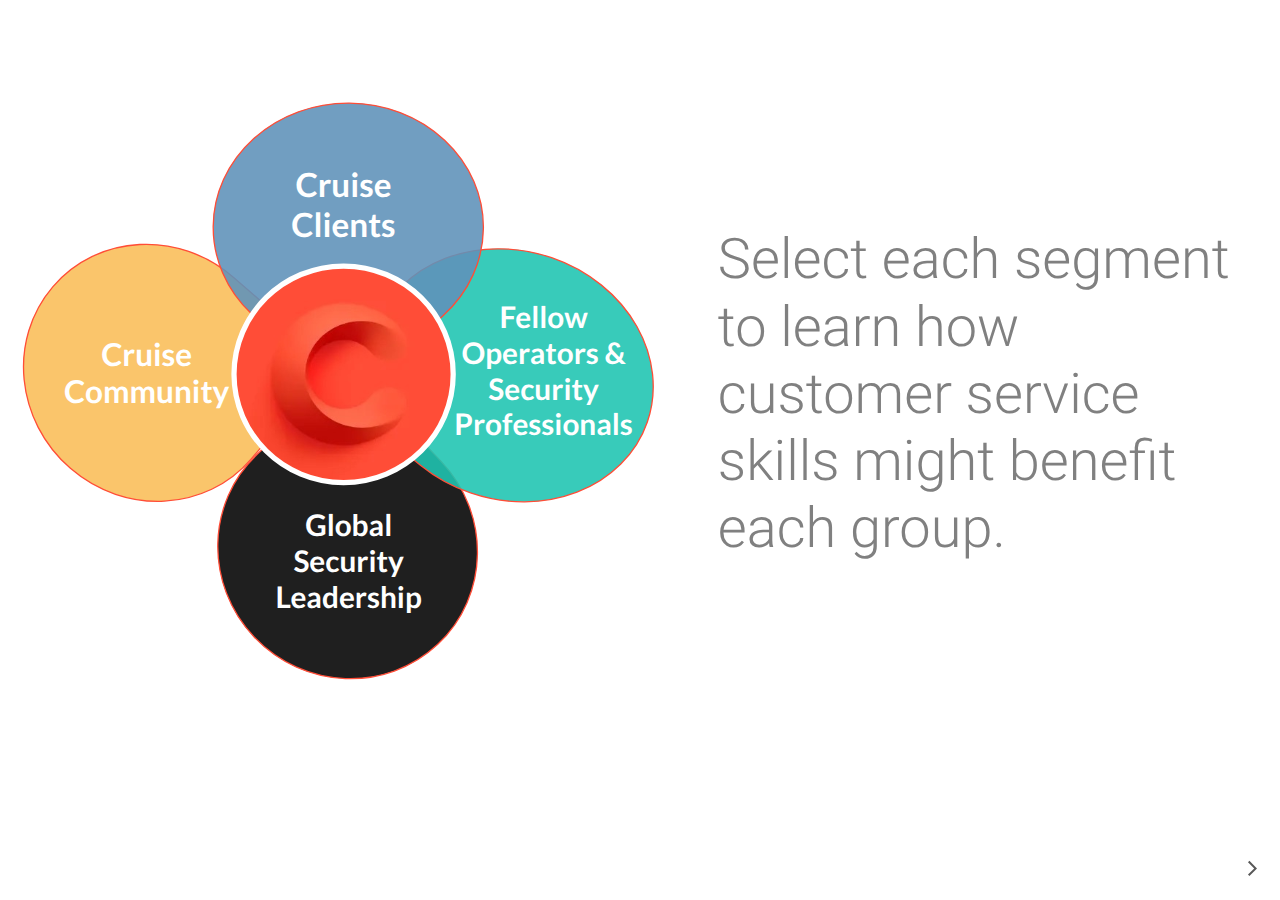
<file: assets/wXmynU8pA9wxWLEy/story.html>
﻿<!doctype html>
<html lang="en-US">
<head>
  <meta charset="utf-8">
  <!-- Created using Storyline 360 - http://www.articulate.com  -->
  <!-- version: 3.87.32265.0 -->
  <title>customer service mission</title>
  <meta http-equiv="x-ua-compatible" content="IE=edge"/>
  <meta name="viewport" content="width=device-width,initial-scale=1,user-scalable=no,shrink-to-fit=no,minimal-ui"/>
  <meta name="apple-mobile-web-app-capable" content="yes"/>
  <style>
    html, body { height: 100%; padding: 0; margin: 0 }
    #app { height: 100%; width: 100%; }
  </style>

  <script>
    window.DS = {};
    window.globals = {
      DATA_PATH_BASE: '',
      HAS_FRAME: true,
      HAS_SLIDE: true,

      lmsPresent: false,
      tinCanPresent: false,
      cmi5Present: false,
      aoSupport: false,
      scale: 'noscale',
      captureRc: false,
      browserSize: 'optimal',
      bgColor: '#FFFFFF',
      features: 'DropInBase,DropInInteractions,DropInMisc,DropInVectors,DropInVideo,LayerPresentAsDialog,MultipleQuizTracking,UpdatedThemeEditor',
      themeName: 'unified',
      preloaderColor: '#8C8C8C',
      suppressAnalytics: false,
      productChannel: 'stable',
      publishSource: 'storyline',
      aid: 'aid|22f44365-440b-4229-9c7f-50546453aed5',
      cid: '8a4abfb0-d0a5-41e2-9c7e-44f6044e05c7',
      playerVersion: '3.87.32265.0',
      publishTimestamp: '2024-06-12T16:33:56.9436289Z',
      maxIosVideoElements: 10,
      connectionSettings: { message: 'You%20are%20offline.%20Trying%20to%20reconnect...', useDarkTheme: true, mode: 'disabled' },
      hasFeature: function(feature) {
        return this.features.split(',').includes(feature);
      },
      
      parseParams: function(qs) {
        if (window.globals.parsedParams != null) {
          return window.globals.parsedParams;
        }
        qs = (qs || window.location.search.substr(1)).split('+').join(' ');
        var params = {},
            tokens,
            re = /[?&]?([^=]+)=([^&]*)/g;

        while (tokens = re.exec(qs)) {
          params[decodeURIComponent(tokens[1]).trim()] =
            decodeURIComponent(tokens[2]).trim();
        }
        window.globals.parsedParams = params;
        return params;
      }

    };
  </script>
  <script>
    var isIe11 = ('ActiveXObject' in window || window.MSBlobBuilder != null)
      && window.msCrypto != null && !window.ActiveXObject;
    if (isIe11) {
      window.globals.unsupportedBrowser = true;
      document.write(atob('[base64]'));
    }
  </script>

  <script>
    if (window.globals.hasFeature('MultiLanguageSupport')) {
      
      
    }
  </script>

  
  <script>window.THREE = { };</script>
  
<meta name="robots" content="noindex, nofollow"></head>
<body style="background: #FFFFFF" class="cs-HTML theme-unified">
<script src="player-interface.js"></script>
  <script>!function(){var e,i=/iPhone/i,o=/iPod/i,n=/iPad/i,t=/\biOS-universal(?:.+)Mac\b/i,r=/\bAndroid(?:.+)Mobile\b/i,a=/Android/i,d=/(?:SD4930UR|\bSilk(?:.+)Mobile\b)/i,p=/Silk/i,l=/Windows Phone/i,u=/\bWindows(?:.+)ARM\b/i,b=/BlackBerry/i,s=/BB10/i,c=/Opera Mini/i,f=/\b(CriOS|Chrome)(?:.+)Mobile/i,h=/Mobile(?:.+)Firefox\b/i,v=function(e){return void 0!==e&&"MacIntel"===e.platform&&"number"==typeof e.maxTouchPoints&&e.maxTouchPoints>1&&"undefined"==typeof MSStream};e=function(e){var m={userAgent:"",platform:"",maxTouchPoints:0};e||"undefined"==typeof navigator?"string"==typeof e?m.userAgent=e:e&&e.userAgent&&(m={userAgent:e.userAgent,platform:e.platform,maxTouchPoints:e.maxTouchPoints||0}):m={userAgent:navigator.userAgent,platform:navigator.platform,maxTouchPoints:navigator.maxTouchPoints||0};var g=m.userAgent,y=g.split("[FBAN");void 0!==y[1]&&(g=y[0]),void 0!==(y=g.split("Twitter"))[1]&&(g=y[0]);var A=function(e){return function(i){return i.test(e)}}(g),w={apple:{phone:A(i)&&!A(l),ipod:A(o),tablet:!A(i)&&(A(n)||v(m))&&!A(l),universal:A(t),device:(A(i)||A(o)||A(n)||A(t)||v(m))&&!A(l)},amazon:{phone:A(d),tablet:!A(d)&&A(p),device:A(d)||A(p)},android:{phone:!A(l)&&A(d)||!A(l)&&A(r),tablet:!A(l)&&!A(d)&&!A(r)&&(A(p)||A(a)),device:!A(l)&&(A(d)||A(p)||A(r)||A(a))||A(/\bokhttp\b/i)},windows:{phone:A(l),tablet:A(u),device:A(l)||A(u)},other:{blackberry:A(b),blackberry10:A(s),opera:A(c),firefox:A(h),chrome:A(f),device:A(b)||A(s)||A(c)||A(h)||A(f)},any:!1,phone:!1,tablet:!1};return w.any=w.apple.device||w.android.device||w.windows.device||w.other.device,w.phone=w.apple.phone||w.android.phone||w.windows.phone,w.tablet=w.apple.tablet||w.android.tablet||w.windows.tablet,w}(),"object"==typeof exports&&"undefined"!=typeof module?module.exports=e:"function"==typeof define&&define.amd?define((function(){return e})):this.isMobile=e}();
    window.isMobile.apple.tablet = window.isMobile.apple.tablet ||
      (navigator.platform === 'MacIntel' && navigator.maxTouchPoints > 1);
    window.isMobile.apple.device = window.isMobile.apple.device || window.isMobile.apple.tablet;
    window.isMobile.tablet = window.isMobile.tablet || window.isMobile.apple.tablet;
    window.isMobile.any = window.isMobile.any || window.isMobile.apple.tablet;
  </script>

  <div id="focus-sink" tabindex="-1"></div>

  <div id="preso"></div>
  <script>
    (function() {

      var classTypes = [ 'desktop', 'mobile', 'phone', 'tablet' ];

      var addDeviceClasses = function(prefix, testObj) {
        var curr, i;
        for (i = 0; i < classTypes.length; i++) {
          curr = classTypes[i];
          if (testObj[curr]) {
            document.body.classList.add(prefix + curr);
          }
        }
      };

      var params = window.globals.parseParams(),
          isDevicePreview = params.devicepreview === '1',
          isPhoneOverride = params.deviceType === 'phone' || (isDevicePreview && params.phone == '1'),
          isTabletOverride = (params.deviceType === 'tablet' || isDevicePreview) && !isPhoneOverride,
          isMobileOverride = isPhoneOverride || isTabletOverride;

      var deviceView = {
        desktop: !window.isMobile.any && !isMobileOverride,
        mobile: window.isMobile.any || isMobileOverride,
        phone: isPhoneOverride || (window.isMobile.phone && !isTabletOverride),
        tablet: isTabletOverride || window.isMobile.tablet
      };

      window.globals.deviceView = deviceView;
      window.isMobile.desktop = !window.isMobile.any;
      window.isMobile.mobile = window.isMobile.any;

      addDeviceClasses('view-', deviceView);

    })();
  </script>
  
  <script src='story_content/triggers.js' type=text/javascript></script>
<script src='story_content/user.js' type=text/javascript></script>
  <div class="slide-loader"></div>

  <script>
    var doc = document, loader = doc.body.querySelector('.slide-loader'); [ 1, 2, 3 ].forEach(function(n) { var d = doc.createElement('div'); d.style.backgroundColor = window.globals.preloaderColor; d.classList.add('mobile-loader-dot'); d.classList.add('dot' + n); loader.appendChild(d); });
  </script>

  <div class="mobile-load-title-overlay" style="display: none">
    <div class="mobile-load-title">customer service mission</div>
  </div>

  <div class="mobile-chrome-warning"></div>

  
<style>
  .warn-connection-dialog {
    display: none;
    background: transparent;
    pointer-events: all;
    position: fixed;
    left: 0;
    top: 0;
    width: 100%;
    height: 100%;
    z-index: 999;
  }

  .warn-connection-content {
    pointer-events: all;
    border-radius: 4px;
    background: white;
    border: 1px solid #E7E7E7;
    color: #333333;
    box-shadow: 0 2px 4px rgba(0, 0, 0, 0.25);
    transition: all 150ms ease-out;
    position: absolute;
    white-space: nowrap;
  }

  .view-phone.is-landscape .warn-connection-content {
    left: 23px;
    bottom: 23px;
  }

  .view-tablet.is-landscape .warn-connection-content {
    left: 50%;
    top: 20px;
    transform: translateX(-50%);
  }

  .view-mobile.is-portrait .warn-connection-content {
    transform: translate(-50%, calc(-100% - 15px));
  }

  .warn-connection-content p {
    display: inline-block;
    margin: 0 8px 0 0;
    line-height: 33px;
    font-size: 11px;
  }

  .warn-connection-content svg {
    position: relative;
    vertical-align: middle;
    margin: 0 2px 2px 8px;
  }

  .view-desktop .warn-connection-content {
    left: 1.5em;
    bottom: 1.5em;
  }

  .view-desktop .warn-connection-content p {
    font-size: 1.1em;
  }

  .is-offline .warn-connection-dialog {
    display: block;
  }

  .is-offline .cs-panel * {
    pointer-events: none !important;
  }

  .is-offline .cs-panel {
    pointer-events: all !important;
  }

  .is-offline #nav-controls * {
    pointer-events: none !important;
  }

  .is-offline #nav-controls {
    pointer-events: all !important;
  }
</style>

<div class="warn-connection-dialog" role="alertdialog" aria-modal="true" tabindex="0" aria-labelledby="warn-connection-message">
  <div class="warn-connection-content">
    <svg width="17" height="15" viewBox="0 0 17 15" xmlns="http://www.w3.org/2000/svg">
      <path fill="#8F0000" stroke="white" d="M16.07,12.98 L15.88,12.23 L9.51,1.21 C8.97,0.26,7.6,0.26,7.06,1.21 L0.69,12.23 C0.15,13.16,0.81,14.36,1.91,14.36 H14.65 C15.47,14.36,16.05,13.7,16.07,12.98 Z"/>
      <path fill="white" stroke="white" d="M8.58,5.5 C8.35,5.28,8.5,5.35,8.21,5.32 C8.09,5.35,7.97,5.49,7.96,5.67 C7.97,5.79,7.98,5.92,7.98,6.04 L7.98,6.04 C7.99,6.17,8,6.31,8.01,6.43 L8.01,6.44 C8.03,6.92,8.06,7.41,8.09,7.9 L8.09,7.9 C8.12,8.39,8.14,8.88,8.17,9.37 C8.17,9.39,8.18,9.42,8.2,9.44 C8.23,9.46,8.25,9.47,8.28,9.47 C8.31,9.47,8.34,9.46,8.35,9.44 C8.37,9.43,8.38,9.4,8.39,9.35 L8.39,9.34 C8.39,9.24,8.4,9.15,8.4,9.05 L8.4,9.05 C8.41,8.96,8.41,8.86,8.42,8.75 C8.43,8.44,8.45,8.12,8.47,7.81 L8.47,7.81 C8.49,7.49,8.51,7.18,8.53,6.87 C8.55,6.46,8.56,6.05,8.59,5.64 L8.6,5.62 C8.6,5.57,8.59,5.53,8.58,5.5 L8.21,5.32 Z"/>
      <circle fill="white" stroke="white" cx="8.3" cy="11.35" r="0.3"/>
    </svg>
    <p id="warn-connection-message">You are offline. Trying to reconnect...</p>
  </div>
</div>

<script>
  (function() {
    window.DS.connection = {
      warningShown: false,
      assets: {},
      loadingAssetGroup: false,
      retryDelay: 500
    };

    var connectionSettings = window.globals.connectionSettings || {};

    var useConnectionMessages = window.AbortController != null &&
      window.location.protocol != 'file:' &&
      connectionSettings.mode === 'normal';

    window.DS.connection.useConnectionMessages = useConnectionMessages;

    var assetCount = 0;
    var checkLoadedId;


    if (useConnectionMessages && connectionSettings != null) {
      var contentEl = document.querySelector('.warn-connection-content');
      var messageEl = contentEl.querySelector('p');

      if (connectionSettings.useDarkTheme) {
        contentEl.style.borderColor = '#BABBBA';
        contentEl.style.backgroundColor = '#282828';
        contentEl.style.color = '#FFFFFF';
      }

      if (connectionSettings.message != null) {
        messageEl.textContent = window.decodeURIComponent(connectionSettings.message);
      }
    }

    function checkAssetsReady() {
      for (var i in DS.connection.assets) {
        if (!DS.connection.assets[i].success) {
          return false;
        }
      }
      return true;
    }

    function stopAssetGroup() {
      if (!useConnectionMessages) { return; }

      assetCount = 0;

      DS.connection.oldAssetGroup = DS.connection.assets;
      DS.connection.assets = {};
      DS.connection.loadingAssetGroup = false;
      clearInterval(checkLoadedId);
    }

    function startAssetGroup() {
      if (!useConnectionMessages) { return; }
      var ticks = 0;
      clearInterval(checkLoadedId);
      checkLoadedId = setInterval(function() {
        var loaded = 0;
        if (assetCount === 0 && loaded === 0) {
          clearInterval(checkLoadedId);
          return;
        }

        for (var i in DS.connection.assets) {
          if (DS.connection.assets[i].success) {
            loaded++;
          }
        }

        if (assetCount === loaded && checkAssetsReady()) {
          for (var i in DS.connection.assets) {
            if (DS.connection.assets[i].action) {
              DS.connection.assets[i].action();
            }
          }
          hideWarning();
          stopAssetGroup();
        }
      }, 100)
    }

    function requiredAsset(url, action, retry, type) {
      if (!useConnectionMessages) { return; }
      if (DS.connection.assets[url]) { return; }

      DS.connection.assets[url] = {
        success: false, action: action, retry: retry, type: type
      };
      assetCount = Object.keys(DS.connection.assets).length;
      if (!DS.connection.loadingAssetGroup) {
        startAssetGroup();
      }
      DS.connection.loadingAssetGroup = true;
    }

    function assetLoaded(url) {
      if (!useConnectionMessages) { return; }
      if (DS.connection.assets[url]) {
        DS.connection.assets[url].success = true;
      }
    }

    function assetFailed(url) {
      if (!useConnectionMessages) { return; }
      if (!DS.connection.assets[url]) {
        if (/\.js$/.test(url) && url.indexOf('transcripts') === -1) {
          setTimeout(function() {
            if (DS.connection.lastSlideLoaded != null) {
              DS.connection.lastSlideLoaded();
            }
          }, DS.connection.retryDelay);
        }
        return;
      }
      if (!DS.connection.warningShown) { showWarning(); }
      if (DS.connection.assets[url].retry) {
        setTimeout(function() {
          if (!DS.connection.assets[url].success) {
            DS.connection.assets[url].retry()
          }
        }, DS.connection.retryDelay);
      }
    }

    function hideWarning() {
      document.body.classList.remove('is-offline');
      DS.connection.warningShown = false;
      enableKeys();
    }
    DS.connection.hideWarning = hideWarning

    function showWarning(btn) {
      document.body.classList.add('is-offline')
      DS.connection.warningShown = true;
      updateWarningPosition();
      disableKeys();
    }

    function updateWarningPosition() {
      if (!DS.connection.warningShown) {
        return;
      }

      var isPortrait = document.body.classList.contains('is-portrait');
      var isMobile = document.body.classList.contains('view-mobile');
      var warningEl = document.querySelector('.warn-connection-content');

      if (isPortrait && isMobile) {
        var slide = document.querySelector('.primary-slide');
        var slideRect = slide != null
          ? slide.getBoundingClientRect()
          : { top: window.innerHeight, left: 0, width: window.innerWidth };

        warningEl.style.top = `${slideRect.top}px`
        warningEl.style.left = `${slideRect.left + slideRect.width / 2}px`
      } else {
        warningEl.style.top = null;
        warningEl.style.left = null;
      }

      window.requestAnimationFrame(updateWarningPosition);
    }

    function onDisableKeyDown(e) {
      e.preventDefault();
      e.stopImmediatePropagation();
    }

    function onDisableKeyUp(e) {
      e.preventDefault();
      e.stopImmediatePropagation();
    }

    var accStyle = document.createElement('style');
    var warnDialogEl = document.querySelector('.warn-connection-dialog');

    function disableKeys() {
      if (DS.views && DS.views.nsStack && DS.views.nsStack.length === 1) {
        DS.views.nsStack[0].tabReachable = false
        DS.views.nsStack[0].updateTabIndex(true, true);
      }

      accStyle.innerHTML = '.acc-shadow-dom { display: none; }';
      document.body.appendChild(accStyle);

      warnDialogEl.parentNode.append(warnDialogEl);
      warnDialogEl.focus();
    }

    function enableKeys() {
      accStyle.remove();
      if (DS.views && DS.views.nsStack && DS.views.nsStack.length === 1 && DS.views.nsStack[0].name === '_frame') {
        DS.views.nsStack[0].tabReachable = true;
        DS.views.nsStack[0].updateTabIndex();
      }
    }

    // these will all be noops if the feature flag isn't set in
    // the data and `window.globals.features`
    DS.connection.requiredAsset = requiredAsset;
    DS.connection.assetLoaded = assetLoaded;
    DS.connection.assetFailed = assetFailed;
    DS.connection.stopAssetGroup = stopAssetGroup;
    DS.connection.startAssetGroup = startAssetGroup;
  })();
</script>


  <script>
    
    if (window.autoSpider && window.vInterfaceObject) {
      document.querySelector('.mobile-load-title-overlay').style.display = 'none';
    }
  </script>

  

  <link rel="stylesheet" href="html5/data/css/output.min.css" data-noprefix/>
</body>
<script src="html5/lib/scripts/bootstrapper.min.js"></script>
</html>
</file>
<file: lib/icomoon.css>
@font-face {
	font-family: 'icomoon';
	src:  url('fonts/icomoon.ttf') format('truetype'),
				url('fonts/icomoon.woff') format('woff');
	font-weight: normal;
	font-style: normal;
}

[class^="icon-"], [class*=" icon-"] {
	/* use !important to prevent issues with browser extensions that change fonts */
	font-family: 'icomoon' !important;
	speak: none;
	font-style: normal;
	font-weight: normal;
	font-variant: normal;
	text-transform: none;
	line-height: 1;

	/* Better Font Rendering =========== */
	-webkit-font-smoothing: antialiased;
	-moz-osx-font-smoothing: grayscale;
}

.icon-edit-author-name:before {
	content: "\e976";
}
.icon-lock:before {
	content: "\e977";
}
.icon-checkmark-valid:before {
	content: "\e95d";
}
.icon-close-media-panel:before {
	content: "\e95e";
}
.icon-trash4:before {
	content: "\e95f";
}
.icon-x-invalid-url:before {
	content: "\e960";
}
.icon-attach2:before {
	content: "\e961";
}
.icon-bold:before {
	content: "\e962";
}
.icon-fontcolor:before {
	content: "\e963";
}
.icon-fontsize:before {
	content: "\e964";
}
.icon-italic:before {
	content: "\e965";
}
.icon-link:before {
	content: "\e966";
}
.icon-orderedlist:before {
	content: "\e967";
}
.icon-quote:before {
	content: "\e968";
}
.icon-unorderedlist:before {
	content: "\e969";
}
.icon-feedback:before {
	content: "\e910";
}
.icon-review:before {
	content: "\e911";
}
.icon-customizable:before {
	content: "\e908";
}
.icon-design:before {
	content: "\e909";
}
.icon-interactions:before {
	content: "\e90a";
}
.icon-questions:before {
	content: "\e90b";
}
.icon-scenarios2:before {
	content: "\e90c";
}
.icon-slides:before {
	content: "\e90d";
}
.icon-desktop:before {
	content: "\e902";
}
.icon-expressions:before {
	content: "\e903";
}
.icon-poses:before {
	content: "\e904";
}
.icon-retina:before {
	content: "\e905";
}
.icon-scenarios:before {
	content: "\e906";
}
.icon-transparency:before {
	content: "\e907";
}
.icon-Master-01:before {
	content: "\e934";
}
.icon-Master-02:before {
	content: "\e93a";
}
.icon-Master-03:before {
	content: "\e939";
}
.icon-Master-04:before {
	content: "\e936";
}
.icon-Master-05:before {
	content: "\e93b";
}
.icon-Master-06:before {
	content: "\e935";
}
.icon-Master-07:before {
	content: "\e937";
}
.icon-Master-08:before {
	content: "\e938";
}
.icon-Master-09:before {
	content: "\e922";
}
.icon-Master-10:before {
	content: "\e926";
}
.icon-Master-11:before {
	content: "\e924";
}
.icon-Master-12:before {
	content: "\e928";
}
.icon-Master-13:before {
	content: "\e923";
}
.icon-Master-14:before {
	content: "\e925";
}
.icon-Master-15:before {
	content: "\e929";
}
.icon-Master-16:before {
	content: "\e927";
}
.icon-Master-17:before {
	content: "\e92b";
}
.icon-Master-18:before {
	content: "\e92c";
}
.icon-Master-19:before {
	content: "\e92d";
}
.icon-Master-20:before {
	content: "\e92e";
}
.icon-Master-21:before {
	content: "\e92f";
}
.icon-Master-22:before {
	content: "\e930";
}
.icon-Master-23:before {
	content: "\e931";
}
.icon-Master-24:before {
	content: "\e932";
}
.icon-Master-25:before {
	content: "\e933";
}
.icon-Master-26:before {
	content: "\e92a";
}
.icon-check-circle:before {
	content: "\e803";
}
.icon-trash:before {
	content: "\e804";
}
.icon-rotation:before {
	content: "\e91a";
}
.icon-vector:before {
	content: "\e91b";
}
.icon-mute:before {
	content: "\e90e";
}
.icon-volume:before {
	content: "\e90f";
}
.icon-logo:before {
	content: "\e805";
}
.icon-share:before {
	content: "\e801";
}
.icon-sorting:before {
	content: "\e91c";
}
.icon-more:before {
	content: "\e91d";
}
.icon-copy:before {
	content: "\e951";
}
.icon-clock:before {
	content: "\e915";
}
.icon-quotes-left:before {
	content: "\e918";
}
.icon-list-numbered:before {
	content: "\e916";
}
.icon-list2:before {
	content: "\e917";
}
.icon-plus:before {
	content: "\e60a";
}
.icon-info:before {
	content: "\e974";
}
.icon-cross:before {
	content: "\e913";
}
.icon-checkmark:before {
	content: "\e975";
}
.icon-arrow-up2:before {
	content: "\e959";
}
.icon-arrow-down2:before {
	content: "\e95a";
}
.icon-sort-alpha-asc:before {
	content: "\e912";
}
.icon-rtf:before {
	content: "\e94b";
}
.icon-doc:before {
	content: "\e94a";
}
.icon-pdf:before {
	content: "\e94c";
}
.icon-ppt:before {
	content: "\e94d";
}
.icon-file:before {
	content: "\e94e";
}
.icon-xls:before {
	content: "\e94f";
}
.icon-zip:before {
	content: "\e950";
}
.icon-file-alt:before {
	content: "\e944";
}
.icon-doc-alt:before {
	content: "\e943";
}
.icon-pdf-alt:before {
	content: "\e945";
}
.icon-ppt-alt:before {
	content: "\e946";
}
.icon-rtf-alt:before {
	content: "\e947";
}
.icon-xls-alt:before {
	content: "\e948";
}
.icon-zip-alt:before {
	content: "\e949";
}
.icon-attach:before {
	content: "\e942";
}
.icon-reload:before {
	content: "\e941";
}
.icon-trash2:before {
	content: "\e60d";
}
.icon-arrow-left:before {
	content: "\e608";
}
.icon-arrow-right:before {
	content: "\e609";
}
.icon-check-alt:before {
	content: "\e606";
}
.icon-password-view:before {
	content: "\e972";
}
.icon-password-hide:before {
	content: "\e973";
}
.icon-view-grid:before {
	content: "\e96c";
}
.icon-grid-view:before {
	content: "\e96c";
}
.icon-view-list:before {
	content: "\e96d";
}
.icon-list-view:before {
	content: "\e96d";
}
.icon-blocks:before {
	content: "\e95b";
}
.icon-list3:before {
	content: "\e95c";
}
.icon-export:before {
	content: "\e958";
}
.icon-screencast:before {
	content: "\e957";
}
.icon-cursor:before {
	content: "\e956";
}
.icon-documents:before {
	content: "\e952";
}
.icon-duplicate:before {
	content: "\e952";
}
.icon-trash3:before {
	content: "\e953";
}
.icon-Article:before {
	content: "\e93c";
}
.icon-Interaction:before {
	content: "\e93d";
}
.icon-Quiz:before {
	content: "\e93e";
}
.icon-Video:before {
	content: "\e93f";
}
.icon-trashcan:before {
	content: "\e921";
}
.icon-marker_style:before {
	content: "\e920";
}
.icon-photo:before {
	content: "\e91f";
}
.icon-microphone:before {
	content: "\e91e";
}
.icon-plus2:before {
	content: "\e800";
}
.icon-processing:before {
	content: "\e607";
}
.icon-menu:before {
	content: "\e602";
}
.icon-headset:before {
	content: "\e603";
}
.icon-list:before {
	content: "\e604";
}
.icon-video:before {
	content: "\e605";
}
.icon-mail:before {
	content: "\e954";
}
.icon-remove:before {
	content: "\e955";
}
.icon-up-level-2:before {
	content: "\e96e";
}
.icon-up-level-list-2:before {
	content: "\e96f";
}
.icon-plus-circle:before {
	content: "\e802";
}
.icon-up-level:before {
	content: "\e970";
}
.icon-up-level-list:before {
	content: "\e971";
}
.icon-eye:before {
	content: "\e96b";
}
.icon-tick:before {
	content: "\e900";
}
.icon-check:before {
	content: "\e901";
}
.icon-link-alt:before {
	content: "\e919";
}
.icon-chevron-down:before {
	content: "\e60b";
}
.icon-chevron-up:before {
	content: "\e60c";
}
.icon-chevron-left:before {
	content: "\e600";
}
.icon-chevron:before {
	content: "\e601";
}
.icon-chevron-right:before {
	content: "\e601";
}
.icon-close-small:before {
	content: "\e940";
}
.icon-pie-chart:before {
	content: "\e914";
}
.icon-alert:before {
	content: "\e96a";
}
</file>
<file: assets/D9WvjhMYzYrjJb35/html5/data/css/output.min.css>
@font-face {
  font-family: 'Lato Charset1_ 6HilZ9FKA6A3420A';
  src: url('[data-uri]');
  font-style: normal;
  font-weight: normal;
}
@font-face {
  font-family: 'LatoBold Charset1_ BoldF10F6014';
  src: url('[data-uri]');
  font-style: normal;
  font-weight: normal;
}
@font-face {
  font-family: 'Roboto LightBold ChBold7F936865';
  src: url('[data-uri]');
  font-style: normal;
  font-weight: normal;
}
@font-face {
  font-family: 'Roboto Light Charset1_ 7546C17D';
  src: url('[data-uri]');
  font-style: normal;
  font-weight: normal;
}
@font-face {
  font-family: 'Lato Charset0_v8MUn45tBE51451DC';
  src: url('[data-uri]');
  font-style: normal;
  font-weight: normal;
}
@font-face {
  font-family: 'LatoBold Charset0_vBoldEA24EE17';
  src: url('[data-uri]');
  font-style: normal;
  font-weight: normal;
}
@font-face {
  font-family: 'Roboto Light Charset0_v5C8E40F5';
  src: url('[data-uri]');
  font-style: normal;
  font-weight: normal;
}
@font-face {
  font-family: 'Roboto LightBold ChBold223EFB0B';
  src: url('[data-uri]');
  font-style: normal;
  font-weight: normal;
}
.cs-HTML {
  background: rgba(255, 255, 255, 1);
}
.cs-npnxnanbnsnfns00000000001 .cs-infopanel  {
  box-shadow: 0 1px 0 rgba(0, 0, 0, 0);
  background: rgba(255, 255, 255, 1);
}
.cs-npnxnanbnsnfns00000000001 .cs-infopanel .cs-link {
  color: rgba(88, 88, 88, 1);
}
.cs-npnxnanbnsnfns00000000001 .cs-infopanel .cs-link:hover {
  color: rgba(255, 255, 255, 1);
}
.cs-npnxnanbnsnfns00000000001 .cs-infopanel .cs-name {
  color: rgba(68, 68, 68, 1);
}
.cs-npnxnanbnsnfns00000000001 .cs-infopanel .cs-title {
  color: rgba(153, 153, 153, 1);
}
.cs-npnxnanbnsnfns00000000001 .cs-infopanelpopup  {
  box-shadow: 0 1px 0 rgba(0, 0, 0, 0);
  background: rgba(0, 0, 0, 0);
}
.cs-npnxnanbnsnfns00000000001 .cs-infopanelpopup .cs-link {
  color: rgba(255, 0, 0, 1);
}
.cs-npnxnanbnsnfns00000000001 .cs-infopanelpopup .cs-link:hover {
  color: rgba(255, 255, 255, 1);
}
.cs-npnxnanbnsnfns00000000001 .cs-infopanelpopup .cs-name {
  color: rgba(255, 255, 255, 1);
}
.cs-npnxnanbnsnfns00000000001 .cs-infopanelpopup .cs-bio {
  color: rgba(88, 88, 88, 1);
}
.cs-npnxnanbnsnfns00000000001 .cs-timer  {
  color: rgba(88, 88, 88, 1);
}
.cs-npnxnanbnsnfns00000000001 .cs-duration stop:first-child {
  stop-color: rgba(220, 220, 220, 1);
}
.cs-npnxnanbnsnfns00000000001 .cs-duration stop:last-child {
  stop-color: rgba(220, 220, 220, 1);
}
.cs-npnxnanbnsnfns00000000001 .cs-elapsed stop:first-child {
  stop-color: rgba(254, 227, 71, 1);
}
.cs-npnxnanbnsnfns00000000001 .cs-elapsed stop:last-child {
  stop-color: rgba(254, 227, 71, 1);
}
.cs-npnxnanbnsnfns00000000001 .cs-timer .cs-pie .cs-innerstroke {
  stroke: rgba(199, 199, 199, 1);
}
.cs-npnxnanbnsnfns00000000001 .cs-timer .cs-pie .cs-innerborder {
  stroke: rgba(255, 255, 255, 1);
}
.cs-npnxnanbnsnfns00000000001 .cs-window  {
  box-shadow: 0 8px 5px rgba(0, 0, 0, 0.2);
  border-color: rgba(49, 99, 0, 1);
  background: rgba(250, 250, 250, 1);
  color: rgba(70, 70, 70, 1);
}
.cs-npnxnanbnsnfns00000000001 .cs-window .cs-diva {
  border-color: rgba(0, 0, 0, 0);
}
.cs-npnxnanbnsnfns00000000001 .cs-window .cs-divb {
  border-color: rgba(0, 0, 0, 0);
}
.cs-npnxnanbnsnfns00000000001 .cs-editor .cs-editor-slide {
  color: rgba(255, 255, 255, 1);
}
.cs-npnxnanbnsnfns00000000001 .cs-editor .cs-editor-html {
  color: rgba(70, 70, 70, 1);
}
.cs-npnxnanbnsnfns00000000001 .cs-editor .cs-editor-button {
  text-shadow: 0 1px 0 rgba(0, 0, 0, 0);
  color: rgba(255, 255, 255, 1);
  border-color: rgba(33, 68, 0, 1);
  background: rgba(60, 124, 0, 1);
}
.cs-npnxnanbnsnfns00000000001 .cs-editor .cs-editor-button:hover {
  background: rgba(66, 142, 0, 1);
}
.cs-npnxnanbnsnfns00000000001 .cs-editor .cs-editor-button:active {
  background: rgba(46, 93, 0, 1);
}
.cs-npnxnanbnsnfns00000000001 .cs-listitem  {
  color: rgba(70, 70, 70, 1);
  border-color: none;
  border: 1px solid transparent;
}
.cs-npnxnanbnsnfns00000000001 .cs-listitem:hover {
  background: rgba(0, 0, 0, 0.05);
  border-color: rgba(142, 143, 142, 1) !important;
  border-width: 1px;
  border-radius: 2px;
  border-style: solid;
  box-sizing: border-box;
}
.cs-npnxnanbnsnfns00000000001 .cs-listitem.hover {
  background: rgba(0, 0, 0, 0.05);
  border-color: rgba(142, 143, 142, 1) !important;
  border-width: 1px;
  border-radius: 2px;
  border-style: solid;
  box-sizing: border-box;
}
.cs-npnxnanbnsnfns00000000001 .cs-glossary  {
  color: rgba(70, 70, 70, 1);
}
.cs-npnxnanbnsnfns00000000001 .cs-glossary .cs-scrolling-panel {
  background: rgba(0, 0, 0, 0);
}
.cs-npnxnanbnsnfns00000000001 .cs-glossary .cs-term.cs-selected .cs-choice-list-trigger {
  color: rgba(255, 255, 255, 1);
  background: rgba(255, 255, 255, 1);
}
.cs-npnxnanbnsnfns00000000001 .cs-glossary .cs-term.cs-selected .cs-choice-list-trigger:focus {
  color: rgba(255, 255, 255, 1);
  background: rgba(255, 255, 255, 1);
}
.cs-npnxnanbnsnfns00000000001 .cs-glossary .cs-term:hover .cs-choice-list-trigger {
  background: rgba(70, 70, 70, 1);
}
.cs-npnxnanbnsnfns00000000001 .cs-glossary .cs-term.hover .cs-choice-list-trigger {
  background: rgba(70, 70, 70, 1);
}
.cs-npnxnanbnsnfns00000000001 .cs-glossary .cs-term .cs-choice-list-trigger:focus {
  background: rgba(70, 70, 70, 1);
}
.cs-npnxnanbnsnfns00000000001 .cs-glossary .cs-diva {
  border-color: rgba(0, 0, 0, 0);
}
.cs-npnxnanbnsnfns00000000001 .cs-glossary .cs-divb {
  border-color: rgba(0, 0, 0, 0);
}
.cs-npnxnanbnsnfns00000000001 .cs-glossary .cs-divc {
  border-color: rgba(0, 0, 0, 0);
}
.cs-npnxnanbnsnfns00000000001 .cs-glossary .cs-heading {
  color: rgba(44, 47, 48, 1);
  font-weight: 700;
}
.note-content p span {
  color: rgba(70, 70, 70, 1);
  line-height: 1.4em;
  font-size: 103.769%;
}
.cs-npnxnanbnsnfns00000000001 .cs-resource .cs-separator {
  border-color: rgba(0, 0, 0, 0);
}
.cs-npnxnanbnsnfns00000000001 .cs-outline  {
  color: rgba(45, 45, 45, 1);
}
.cs-npnxnanbnsnfns00000000001 .cs-outline .cs-diva {
  border-color: rgba(0, 0, 0, 0);
}
.cs-npnxnanbnsnfns00000000001 .cs-outline .cs-divb {
  border-color: rgba(0, 0, 0, 0);
}
.cs-npnxnanbnsnfns00000000001 .cs-outline .cs-divc {
  border-color: rgba(0, 0, 0, 0);
}
.cs-npnxnanbnsnfns00000000001 .cs-outline .cs-search-filter:hover {
  color: rgba(0, 0, 0, 0);
}
.cs-npnxnanbnsnfns00000000001 .cs-outline .cs-search-filter.hover {
  color: rgba(0, 0, 0, 0);
}
.cs-npnxnanbnsnfns00000000001 .cs-transcript  {
  color: rgba(255, 255, 255, 1);
}
.cs-npnxnanbnsnfns00000000001 .cs-transcript .cs-div {
  border-color: rgba(0, 0, 0, 0);
}
.cs-npnxnanbnsnfns00000000001 .cs-tabs:not(.topmenu-item) {
  color: rgba(39, 43, 44, 1);
}
.cs-npnxnanbnsnfns00000000001 .cs-tabs .cs-inner-button:not(.topmenu-item) {
  text-shadow: 0 1px 0 rgba(0, 0, 0, 0);
}
.cs-npnxnanbnsnfns00000000001 .cs-tabs:hover:not(.topmenu-item) {
  color: rgba(39, 43, 44, 1);
}
.cs-npnxnanbnsnfns00000000001 .cs-tabs.cs-selected {
  background: rgba(0, 0, 0, 0);
  color: rgba(39, 43, 44, 1);
}
.cs-npnxnanbnsnfns00000000001 .cs-seekcontrol  {
  background: rgba(0, 0, 0, 0);
  border-color: rgba(0, 0, 0, 0);
}
.cs-npnxnanbnsnfns00000000001 .cs-seekcontrol .cs-button:hover .cs-icon {
  fill: rgba(255, 255, 255, 1);
}
.cs-npnxnanbnsnfns00000000001 .cs-seekcontrol .cs-button.hover .cs-icon {
  fill: rgba(255, 255, 255, 1);
}
.cs-npnxnanbnsnfns00000000001 .cs-seekcontrol .cs-button .cs-icon-shadow {
  fill: rgba(0, 0, 0, 0);
}
.cs-npnxnanbnsnfns00000000001 .cs-seekcontrol .cs-button .cs-icon {
  fill: rgba(140, 140, 140, 1);
}
.cs-npnxnanbnsnfns00000000001 .cs-seekcontrol .cs-seek .cs-fill {
  background: rgba(255, 255, 255, 0.6);
}
.cs-npnxnanbnsnfns00000000001 .cs-seekcontrol .cs-seek {
  background: rgba(142, 143, 142, 1);
  border-color: rgba(0, 0, 0, 0);
}
.cs-npnxnanbnsnfns00000000001 .cs-searchinput .cs-input {
  color: rgba(70, 70, 70, 1);
  border-color: rgba(0, 0, 0, 0);
  background: rgba(0, 0, 0, 0.05);
}
.cs-npnxnanbnsnfns00000000001 .cs-searchinput .cs-input:focus {
  color: rgba(44, 47, 48, 1);
  background: rgba(41, 41, 41, 1);
}
.cs-npnxnanbnsnfns00000000001 .cs-searchinput .cs-input:hover {
  box-shadow: inset 0 0 1px 0 rgba(69, 126, 19, 0);
}
.cs-npnxnanbnsnfns00000000001 .cs-searchinput .cs-input.hover {
  box-shadow: inset 0 0 1px 0 rgba(69, 126, 19, 0);
}
.cs-npnxnanbnsnfns00000000001 .cs-searchinput .cs-button .cs-icon {
  fill: rgba(88, 88, 88, 1);
}
.cs-npnxnanbnsnfns00000000001 .cs-searchinput .cs-button:hover {
  fill: rgba(63, 133, 0, 1);
}
.cs-npnxnanbnsnfns00000000001 .cs-searchinput .cs-button.hover {
  fill: rgba(63, 133, 0, 1);
}
.cs-npnxnanbnsnfns00000000001 .cs-menu  {
  box-shadow: 0 1px 0 rgba(0, 0, 0, 0);
  background: rgba(250, 250, 250, 1);
}
.cs-npnxnanbnsnfns00000000001 .cs-topmenu-item.active .cs-tab {
  background: rgba(250, 250, 250, 1);
}
.cs-npnxnanbnsnfns00000000001 .cs-logo  {
  box-shadow: 0 1px 0 rgba(37, 75, 0, 1);
  background: rgba(255, 255, 255, 0);
}
.cs-npnxnanbnsnfns00000000001 .cs-checkbox  {
  color: rgba(255, 255, 255, 1);
}
.cs-npnxnanbnsnfns00000000001 .cs-checkbox:hover {
  border-color: rgba(175, 221, 130, 1);
}
.cs-npnxnanbnsnfns00000000001 .cs-checkbox.hover {
  border-color: rgba(175, 221, 130, 1);
}
.cs-npnxnanbnsnfns00000000001 .cs-checkbox .cs-box {
  color: rgba(255, 255, 255, 1);
  border-color: rgba(42, 83, 0, 1);
}
.cs-npnxnanbnsnfns00000000001 .cs-checkbox .cs-box:checked::after {
  color: rgba(43, 196, 0, 1);
}
.cs-npnxnanbnsnfns00000000001 .cs-button  {
  text-shadow: 0 1px 0 rgba(0, 0, 0, 0);
  color: rgba(88, 88, 88, 1);
  border-color: rgba(0, 0, 0, 0);
  background: rgba(0, 0, 0, 0);
  box-shadow: 0 1px 0 rgba(0, 0, 0, 0);
}
.cs-npnxnanbnsnfns00000000001 .cs-button .cs-icon {
  fill: rgba(88, 88, 88, 1);
}
.cs-npnxnanbnsnfns00000000001 .cs-button .cs-icon-shadow {
  fill: rgba(0, 0, 0, 0);
}
.cs-npnxnanbnsnfns00000000001 .cs-button:hover {
  background: rgba(39, 43, 44, 1);
}
.cs-npnxnanbnsnfns00000000001 .cs-button.hover {
  background: rgba(39, 43, 44, 1);
}
.cs-npnxnanbnsnfns00000000001 .cs-button:active {
  background: rgba(0, 0, 0, 0);
}
.cs-npnxnanbnsnfns00000000001 .cs-button.cs-disabled:hover {
  background: rgba(0, 0, 0, 0);
}
.cs-npnxnanbnsnfns00000000001 .cs-button.cs-disabled.hover {
  background: rgba(0, 0, 0, 0);
}
.cs-npnxnanbnsnfns00000000001 .cs-button.cs-disabled:active {
  background: rgba(0, 0, 0, 0);
}
.cs-npnxnanbnsnfns00000000001 .cs-button.cs-volume:hover {
  background: rgba(0, 0, 0, 0);
}
.cs-npnxnanbnsnfns00000000001 .cs-button.cs-volume.hover {
  background: rgba(0, 0, 0, 0);
}
.cs-npnxnanbnsnfns00000000001 .cs-button.cs-volume:active {
  background: rgba(0, 0, 0, 0);
}
.cs-npnxnanbnsnfns00000000001.cs-base  {
  color: rgba(88, 88, 88, 1);
  border-color: rgba(255, 255, 255, 0);
  background: rgba(255, 255, 255, 1);
}
.cs-npnxnanbnsnfns00000000001.cs-base .cs-separator .cs-diva {
  background: rgba(250, 250, 250, 1);
}
.cs-npnxnanbnsnfns00000000001.cs-base .cs-separator .cs-divb {
  background: rgba(0, 0, 0, 0);
}
.cs-npnxnanbnsnfns00000000001.cs-base .cs-topmenu-item.active .cs-tab {
  border-color: rgba(250, 250, 250, 1);
}
.cs-npnxnanbnsnfns00000000001.cs-base .cs-topmenu-item.active .cs-panel {
  border-color: rgba(250, 250, 250, 1);
}
.cs-npnxnanbnsnfns00000000001.cs-base .cs-left {
  background: rgba(250, 250, 250, 1);
}
.cs-npnxnanbnsnfns00000000001.cs-base .cs-area-primary .cs-slide-container {
  background: rgba(255, 255, 255, 1);
}
.cs-npnxnanbnsnfns00000000001.cs-base.cs-custom-theme .cs-brandhighlight-bg {
  background: rgba(255, 243, 224, 1) !important;
}
.cs-npnxnanbnsnfns00000000001.cs-base.cs-custom-theme .cs-brandhighlight-secondary-bg {
  background: rgba(255, 243, 224, 1) !important;
}
.cs-npnxnanbnsnfns00000000001.cs-base.cs-custom-theme .cs-brandhighlight-border {
  border-color: rgba(255, 243, 224, 1) !important;
}
.cs-npnxnanbnsnfns00000000001.cs-base.cs-custom-theme .cs-brandhighlight-text {
  color: rgba(255, 243, 224, 1) !important;
}
.cs-npnxnanbnsnfns00000000001.cs-base.cs-custom-theme .cs-brandhighlight-fill {
  fill: rgba(255, 243, 224, 1) !important;
}
.cs-npnxnanbnsnfns00000000001.cs-base.cs-custom-theme .cs-listitem.cs-selected {
  background-color: rgba(0, 0, 0, 0.05) !important;
}
.cs-npnxnanbnsnfns00000000001 .cs-volume::-moz-range-thumb {
  border-color: rgba(43, 85, 0, 1);
  box-shadow: inset 0 0 1px 0 rgba(43, 85, 0, 1);
  background: rgba(255, 255, 255, 1);
}
.cs-npnxnanbnsnfns00000000001 .cs-volume::-ms-thumb {
  border-color: rgba(43, 85, 0, 1);
  box-shadow: inset 0 0 1px 0 rgba(43, 85, 0, 1);
  background: rgba(255, 255, 255, 1);
}
.cs-npnxnanbnsnfns00000000001 .cs-volume::-webkit-slider-thumb {
  border-color: rgba(43, 85, 0, 1);
  box-shadow: inset 0 0 1px 0 rgba(43, 85, 0, 1);
  background: rgba(255, 255, 255, 1);
}
.cs-npnxnanbnsnfns00000000001 .cs-volume::-moz-range-track {
  border-color: rgba(66, 140, 1, 1);
  background: rgba(142, 143, 142, 1);
}
.cs-npnxnanbnsnfns00000000001 .cs-volume::-ms-track {
  border-color: rgba(66, 140, 1, 1);
  background: rgba(142, 143, 142, 1);
}
.cs-npnxnanbnsnfns00000000001 .cs-volume::-webkit-slider-runnable-track {
  border-color: rgba(66, 140, 1, 1);
  background: rgba(142, 143, 142, 1);
}
body.show-focus .tab-focus-box {
  box-shadow: 0 0 0 1px rgba(255, 255, 0, 1), 0 0 0 3px rgba(0, 32, 96, 1), 0 0 5px 5px rgba(255, 255, 0, 1);
  border-color: transparent;
  outline: 2px transparent solid;
}
.skipnav {
  box-shadow: 0 0 0 1px rgba(255, 255, 0, 1), 0 0 0 3px rgba(0, 32, 96, 1), 0 0 5px 5px rgba(255, 255, 0, 1);
  border-color: transparent;
  outline: 2px transparent solid;
}
.cs-npnxnanbnsnfns00000000001 .cs-listitem:hover {
  color: none;
}
.cs-npnxnanbnsnfns00000000001 .cs-listitem.hover {
  color: none;
}
.cs-npnxnanbnsnfns00000000001 .cs-listitem.cs-viewed {
  color: #464646;
}
.cs-npnxnanbnsnfns00000000001 .cs-listitem {
  color: #464646;
}
.cs-npnxnanbnsnfns00000000001 .cs-listitem:hover .cs-icon-carrot * {
  fill: none;
}
.cs-npnxnanbnsnfns00000000001 .cs-listitem.hover .cs-icon-carrot * {
  fill: none;
}
.cs-npnxnanbnsnfns00000000001 .cs-listitem .cs-icon-carrot {
  color: none;
  top: calc(3px);
}
.cs-npnxnanbnsnfns00000000001 .cs-listitem .cs-icon-carrot .cs-shadow {
  color: #2C2F30;
}
.cs-npnxnanbnsnfns00000000001 .item-collapsible .is-scene {
  color: #2C2F30 !important;
  font-weight: 700;
}
.cs-npnxnanbnsnfns00000000001 .is-scene .cs-icon-carrot * {
  color: #2C2F30 !important;
  font-weight: 700;
}
.cs-npnxnanbnsnfns00000000001 .is-scene:not(.outline-links-collapse) > a {
  color: #2C2F30;
}
.cs-npnxnanbnsnfns00000000001 .is-scene:not(.outline-links-collapse) .cs-icon-carrot * {
  fill: none !important;
  color: #2C2F30 !important;
}
.cs-npnxnanbnsnfns00000000001 .tabs, .cs-npnxnanbnsnfns00000000001 .cs-logo {
  border-bottom: 1px solid rgba(142, 143, 142, 1);
}
.cs-npnxnanbnsnfns00000000001 .area-secondary-wrapper:after {
  background-image: url('[data-uri]');
  background-size: 100%;
}
.cs-npnxnanbnsnfns00000000001 .panel-footer {
  background: #FAFAFA;
}
.cs-npnxnanbnsnfns00000000001 #outline-search {
  background: rgba(0, 0, 0, 0.05);
  border-color: rgba(142, 143, 142, 1);
  border-width: 1px;
  border-style: solid;
}
.cs-npnxnanbnsnfns00000000001 .topmenu-panel #outline-search {
  background: #EAEAEA;
}
.cs-npnxnanbnsnfns00000000001 .search-icon circle, .cs-npnxnanbnsnfns00000000001 .search-icon path {
  stroke: #585858;
}
.cs-npnxnanbnsnfns00000000001 #outline-search input[type   =search] {
  color: #2C2F30;
}
.cs-npnxnanbnsnfns00000000001 #outline-search ::-webkit-input-placeholder {
  color: #464646 !important;
}
.cs-npnxnanbnsnfns00000000001 #outline-search :-ms-input-placeholder {
  color: #464646 !important;
}
.cs-npnxnanbnsnfns00000000001 #outline-search ::-moz-placeholder {
  color: #464646 !important;
  opacity: 1;
}
.cs-npnxnanbnsnfns00000000001 .cs-topmenu-item.active, body:not(.is-touchable-tablet) .cs-npnxnanbnsnfns00000000001 .cs-topmenu-item:hover {
  color: #272B2C;
}
.cs-npnxnanbnsnfns00000000001 .cs-topmenu-item.button-tapped {
  color: #272B2C;
}
.cs-npnxnanbnsnfns00000000001 .cs-topmenu-item.active .cs-tab, .cs-npnxnanbnsnfns00000000001 .cs-topmenu-item .cs-tab {
  background: transparent !important;
  border: none !important;
}
.cs-npnxnanbnsnfns00000000001 .top-tabs-drop-icon div {
  background: #585858;
}
.cs-npnxnanbnsnfns00000000001 .cs-panel.topmenu-panel .panel-content, .cs-npnxnanbnsnfns00000000001 .top-tabs-drop {
  background: #FAFAFA;
}
.cs-npnxnanbnsnfns00000000001 .cs-topmenu-item.active .cs-panel {
  background: #FAFAFA;
}
.cs-npnxnanbnsnfns00000000001 .cs-menu.topmenu-panel, .cs-npnxnanbnsnfns00000000001 .top-tabs-drop {
  border: 1px solid rgba(250, 250, 250, 1) !important;
  border-radius: 3px;
}
.cs-npnxnanbnsnfns00000000001 .resources .resources-list a:hover {
  background: rgba(0, 0, 0, 0.05);
}
body:not(.is-touchable-tablet) .cs-npnxnanbnsnfns00000000001 .resources .resources-list a:hover {
  background: rgba(0, 0, 0, 0.05);
}
.cs-npnxnanbnsnfns00000000001 .resources .resources-list a.hover {
  background: rgba(0, 0, 0, 0.05);
}
body:not(.is-touchable-tablet) .cs-npnxnanbnsnfns00000000001 .resources .resources-list a.hover {
  background: rgba(0, 0, 0, 0.05);
}
.cs-npnxnanbnsnfns00000000001 .resources .resources-list a.button-tapped {
  background: rgba(0, 0, 0, 0.05);
}
.cs-npnxnanbnsnfns00000000001 .cs-icon path, .cs-npnxnanbnsnfns00000000001 .cs-icon rect, .cs-npnxnanbnsnfns00000000001 .cs-icon polygon, .cs-npnxnanbnsnfns00000000001 .menu-icon-wrapper.menu-icon-wrapper-hover path {
  fill: #585858;
}
.cs-npnxnanbnsnfns00000000001 .cs-icon .icon-stroke-only {
  fill: none !important;
  stroke: #585858 !important;
}
body:not(.is-touchable-tablet) .cs-npnxnanbnsnfns00000000001 .cs-button:hover .cs-icon path, body:not(.is-touchable-tablet) .cs-npnxnanbnsnfns00000000001 .cs-button:hover .cs-icon rect, body:not(.is-touchable-tablet) .cs-npnxnanbnsnfns00000000001 .cs-button:hover .cs-icon polygon {
  fill: #272B2C;
}
body:not(.is-touchable-tablet) .cs-npnxnanbnsnfns00000000001 .cs-tabs:hover .search-icon circle, body:not(.is-touchable-tablet) .cs-npnxnanbnsnfns00000000001 .cs-tabs:hover .search-icon path {
  stroke: #272B2C;
}
.cs-npnxnanbnsnfns00000000001 .cs-button.button-tapped .cs-icon path, .cs-npnxnanbnsnfns00000000001 .cs-button.button-tapped .cs-icon rect, .cs-npnxnanbnsnfns00000000001 .cs-button.button-tapped .cs-icon polygon {
  fill: #272B2C;
}
body:not(.is-touchable-tablet) .cs-npnxnanbnsnfns00000000001 .cs-button:hover .cs-icon .icon-stroke-only {
  fill: none !important;
  stroke: #272B2C !important;
}
.cs-npnxnanbnsnfns00000000001 .cs-button:button-tapped .cs-icon .icon-stroke-only {
  fill: none !important;
  stroke: #272B2C !important;
}
.cs-npnxnanbnsnfns00000000001 .menu-icon-wrapper.menu-icon-wrapper-hover svg path {
  fill: #272B2C;
}
.floating-sidebar:not(.sidebar-closed) .cs-npnxnanbnsnfns00000000001 #hamburger .menu-icon-wrapper svg path {
  fill: #BABBBA;
}
.floating-sidebar:not(.sidebar-closed) .cs-npnxnanbnsnfns00000000001 #hamburger .menu-icon-wrapper.menu-icon-wrapper-hover svg path {
  fill: #F8F8F8;
}
.cs-npnxnanbnsnfns00000000001 .volume .btn:before {
  background-image: url('[data-uri]');
}
.cs-npnxnanbnsnfns00000000001 .volume-track {
  background: #8E8F8E;
}
.cs-npnxnanbnsnfns00000000001 .volume-icon circle {
  stroke: #585858;
}
.cs-npnxnanbnsnfns00000000001 .cs-settings > .settings-panel {
  background: #FAFAFA;
  border: 1px solid rgba(250, 250, 250, 1) !important;
  border-radius: 3px;
}
.cs-npnxnanbnsnfns00000000001 .cs-settings > .panel-down-arrow {
  fill: #FAFAFA;
}
.cs-npnxnanbnsnfns00000000001 .switch-toggle .border {
  stroke: #919191;
}
.cs-npnxnanbnsnfns00000000001 .switch-toggle .thumb-off .thumb {
  fill: #585858;
}
.cs-npnxnanbnsnfns00000000001 .switch-toggle .thumb-on .track {
  fill: rgba(255, 243, 224, 0.3);
}
.cs-npnxnanbnsnfns00000000001 .switch-toggle .thumb-off .track {
  fill: rgba(233, 233, 233, 1);
}
.cs-npnxnanbnsnfns00000000001 .switch-label {
  color: #464646;
}
.cs-npnxnanbnsnfns00000000001 .cs-panel .scrollarea-btn:after {
  background: rgba(88, 88, 88, 0.8);
}
.scrollarea-scrollbar:hover .scrollarea-btn:after, .scrollarea-scrollbar.highlight-scrollbar .scrollarea-btn:after {
  background: rgba(88, 88, 88, 0.8);
}
.floating-sidebar .sidebar-overlay {
  background: rgba(0, 0, 0, 0.85);
}
.cs-npnxnanbnsnfns00000000001 .overlay-message {
  background: rgba(0, 0, 0, 0.85);
}
.cs-npnxnanbnsnfns00000000001 .top-ui-bg, .cs-npnxnanbnsnfns00000000001 .bottom-ui-bg, .cs-npnxnanbnsnfns00000000001 .right-ui-bg, .cs-npnxnanbnsnfns00000000001 .left-ui-bg {
  background: rgba(255, 255, 255, 0.8);
}
.cs-npnxnanbnsnfns00000000001 .circle-progress-bg {
  fill: #FFFFFF;
}
.cs-npnxnanbnsnfns00000000001 .circle-progress-well {
  fill: #8E8F8E;
}
.cs-npnxnanbnsnfns00000000001 .circle-progress-pie {
  stroke: #8E8F8E;
}
.cs-npnxnanbnsnfns00000000001 .lightbox .option-pane {
  background: rgba(255, 255, 255, 0.8);
}
.cs-npnxnanbnsnfns00000000001 .lightbox .option-pane:before {
  background: #FFFFFF;
}
.cs-npnxnanbnsnfns00000000001 .message-window {
  background: #FAFAFA;
  border: 1px solid rgba(70, 70, 70, 1) !important;
  border-radius: 3px;
}
.cs-npnxnanbnsnfns00000000001 .message-window-header p, .cs-npnxnanbnsnfns00000000001 .message-window-text {
  color: #464646;
}
.cs-npnxnanbnsnfns00000000001 .message-window-header p {
  border-bottom: 1px solid rgba(70, 70, 70, 1);
}
.cs-npnxnanbnsnfns00000000001 .message-window button.slide-object-button {
  border: 1px solid rgba(70, 70, 70, 1) !important;
}
.cs-npnxnanbnsnfns00000000001 .message-window button.slide-object-button:hover {
  background: rgba(0, 0, 0, 0.05) !important;
}
.message-window .slide-object-button tspan, .message-window .slide-object-button-text tspan {
  fill: #464646 !important;
}
body:not(.is-touchable-tablet) .cs-npnxnanbnsnfns00000000001 .cs-button:hover .text {
  color: #272B2C;
}
.cs-npnxnanbnsnfns00000000001 .cs-button.button-tapped .text {
  color: #272B2C;
}
.cs-npnxnanbnsnfns00000000001.cs-base {
  background: #FFFFFF;
}
.cs-npnxnanbnsnfns00000000001 .cs-menu {
  background: transparent;
}
.cs-npnxnanbnsnfns00000000001 .progress-bar .progress-bar-fill:after {
  background: #FFF3E0 !important;
}
.cs-npnxnanbnsnfns00000000001 .volume-dot {
  background: #FFF3E0 !important;
}
.fn-npnxnanbsnfns00000000001 {
  font-family: 'Lato22AB4CAF';
  -webkit-font-variant-ligatures: no-common-ligatures;
  font-variant-ligatures: no-common-ligatures;
}
.fn-pxabnsnfns00000000001 {
  font-family: 'Lato22AB4CAF';
  -webkit-font-variant-ligatures: no-common-ligatures;
  font-variant-ligatures: no-common-ligatures;
}
.fn-npxnabnsnfns00000000001 {
  font-family: 'Lato22AB4CAF';
  -webkit-font-variant-ligatures: no-common-ligatures;
  font-variant-ligatures: no-common-ligatures;
}
.fn-npnxnanbnsnfns00000000001 {
  font-family: 'Lato22AB4CAF';
  -webkit-font-variant-ligatures: no-common-ligatures;
  font-variant-ligatures: no-common-ligatures;
}
.fn-pxabnsnfns00000000000 {
  font-family: 'Lato22AB4CAF';
  -webkit-font-variant-ligatures: no-common-ligatures;
  font-variant-ligatures: no-common-ligatures;
}
.fn-pxnanbnsnfns00000000001 {
  font-family: 'Lato22AB4CAF';
  -webkit-font-variant-ligatures: no-common-ligatures;
  font-variant-ligatures: no-common-ligatures;
}
@font-face {
  font-family: 'Lato22AB4CAF';
  src: url('[data-uri]');
  font-style: normal;
  font-weight: bold;
}
@font-face {
  font-family: 'Lato22AB4CAF';
  src: url('[data-uri]');
  font-style: normal;
  font-weight: normal;
}
.cs-ExternalInterfaceErrorSlide .cs-buttonOK {
  color: rgba(255, 255, 255, 1);
  border-color: rgba(33, 68, 0, 1);
  background: rgba(60, 124, 0, 1);
  text-shadow: 0 1px 0 rgba(0, 0, 0, 0);
}
.cs-ExternalInterfaceErrorSlide .cs-buttonOK .cs-html {
  color: rgba(70, 70, 70, 1);
}
.cs-ExternalInterfaceErrorSlide .cs-buttonOK .cs-slide {
  border-color: rgba(255, 255, 255, 1);
}
.cs-ExternalInterfaceErrorSlide .cs-buttonOK:hover {
  background: rgba(66, 142, 0, 1);
}
.cs-ExternalInterfaceErrorSlide .cs-buttonOK:active {
  background: rgba(46, 93, 0, 1);
}
.cs-InvalidPromptSlide .cs-5ehzkLMp71k-InvalidPromptSlide-btn0 {
  color: rgba(255, 255, 255, 1);
  border-color: rgba(33, 68, 0, 1);
  background: rgba(60, 124, 0, 1);
  text-shadow: 0 1px 0 rgba(0, 0, 0, 0);
}
.cs-InvalidPromptSlide .cs-5ehzkLMp71k-InvalidPromptSlide-btn0 .cs-html {
  color: rgba(70, 70, 70, 1);
}
.cs-InvalidPromptSlide .cs-5ehzkLMp71k-InvalidPromptSlide-btn0 .cs-slide {
  border-color: rgba(255, 255, 255, 1);
}
.cs-InvalidPromptSlide .cs-5ehzkLMp71k-InvalidPromptSlide-btn0:hover {
  background: rgba(66, 142, 0, 1);
}
.cs-InvalidPromptSlide .cs-5ehzkLMp71k-InvalidPromptSlide-btn0:active {
  background: rgba(46, 93, 0, 1);
}
.cs-PrintPromptSlide .cs-5ehzkLMp71k-PrintPromptSlide-btn0 {
  color: rgba(255, 255, 255, 1);
  border-color: rgba(33, 68, 0, 1);
  background: rgba(60, 124, 0, 1);
  text-shadow: 0 1px 0 rgba(0, 0, 0, 0);
}
.cs-PrintPromptSlide .cs-5ehzkLMp71k-PrintPromptSlide-btn0 .cs-html {
  color: rgba(70, 70, 70, 1);
}
.cs-PrintPromptSlide .cs-5ehzkLMp71k-PrintPromptSlide-btn0 .cs-slide {
  border-color: rgba(255, 255, 255, 1);
}
.cs-PrintPromptSlide .cs-5ehzkLMp71k-PrintPromptSlide-btn0:hover {
  background: rgba(66, 142, 0, 1);
}
.cs-PrintPromptSlide .cs-5ehzkLMp71k-PrintPromptSlide-btn0:active {
  background: rgba(46, 93, 0, 1);
}
</file>
